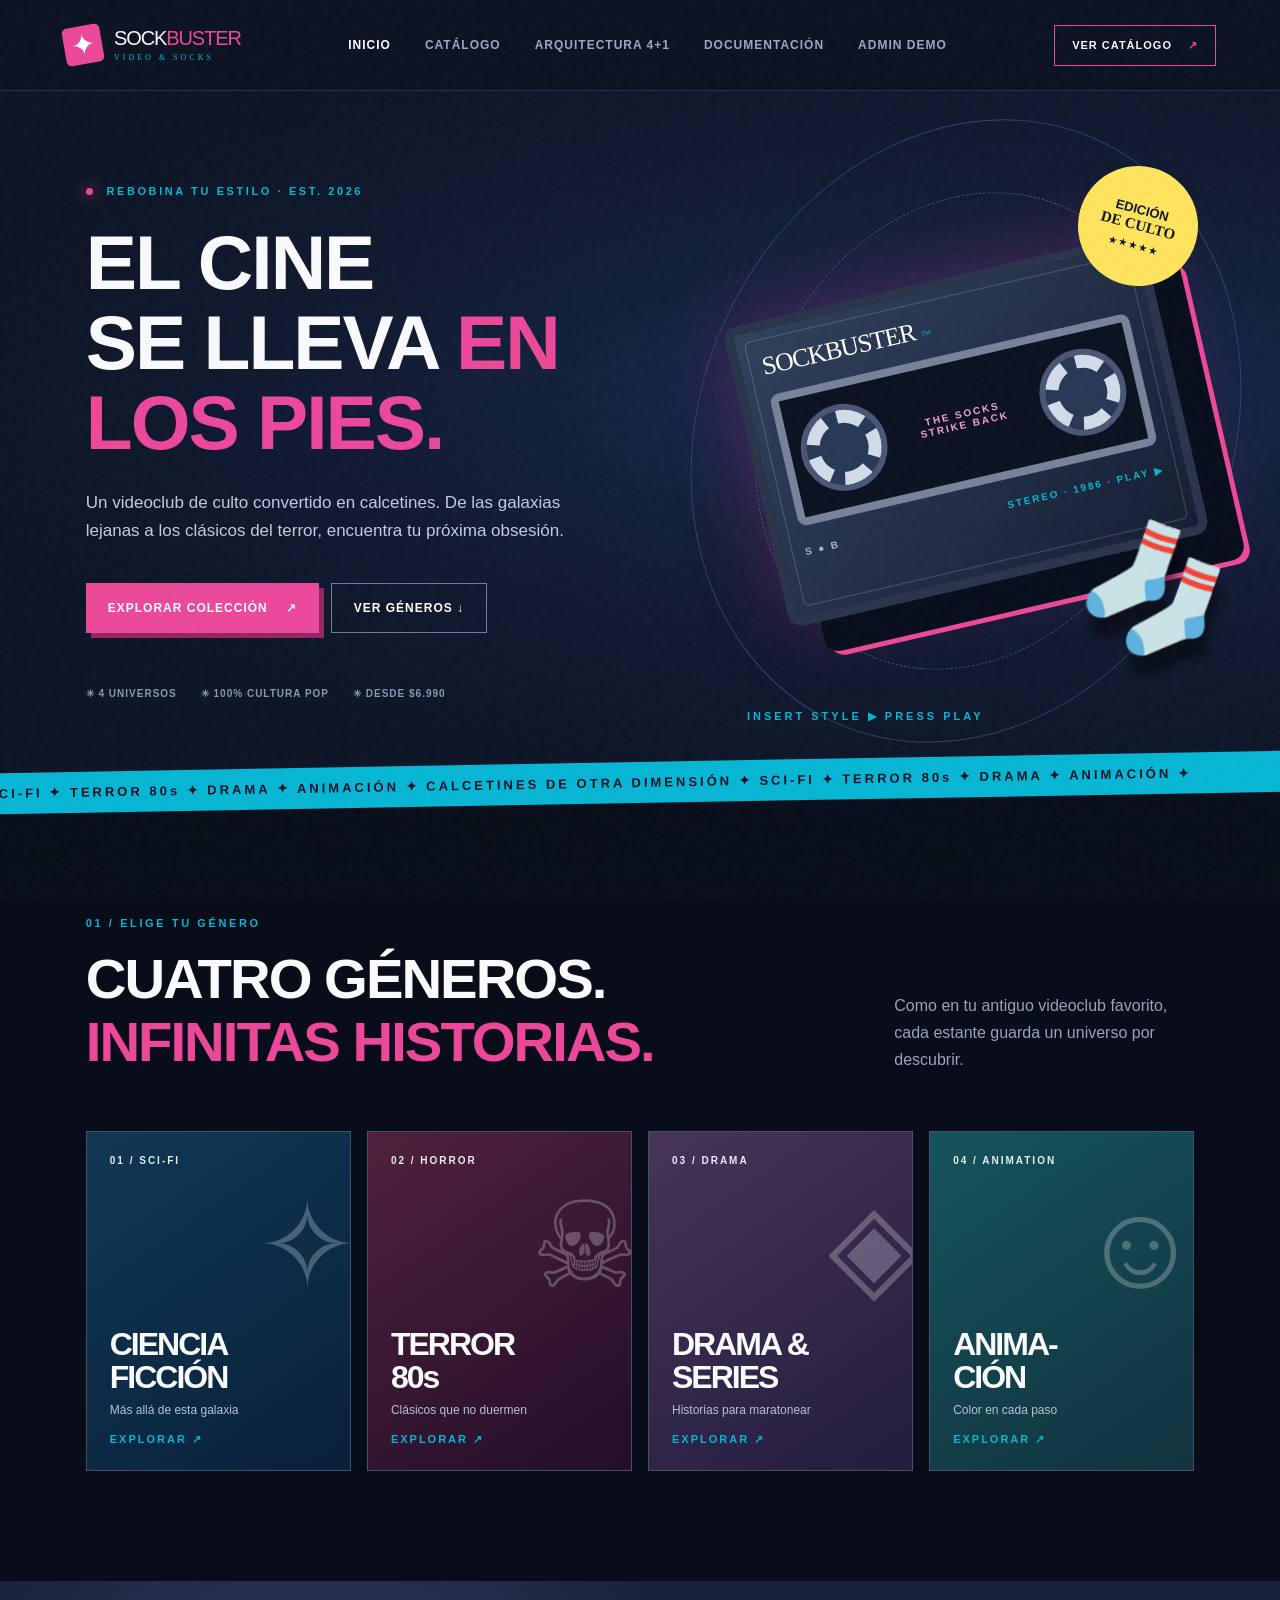
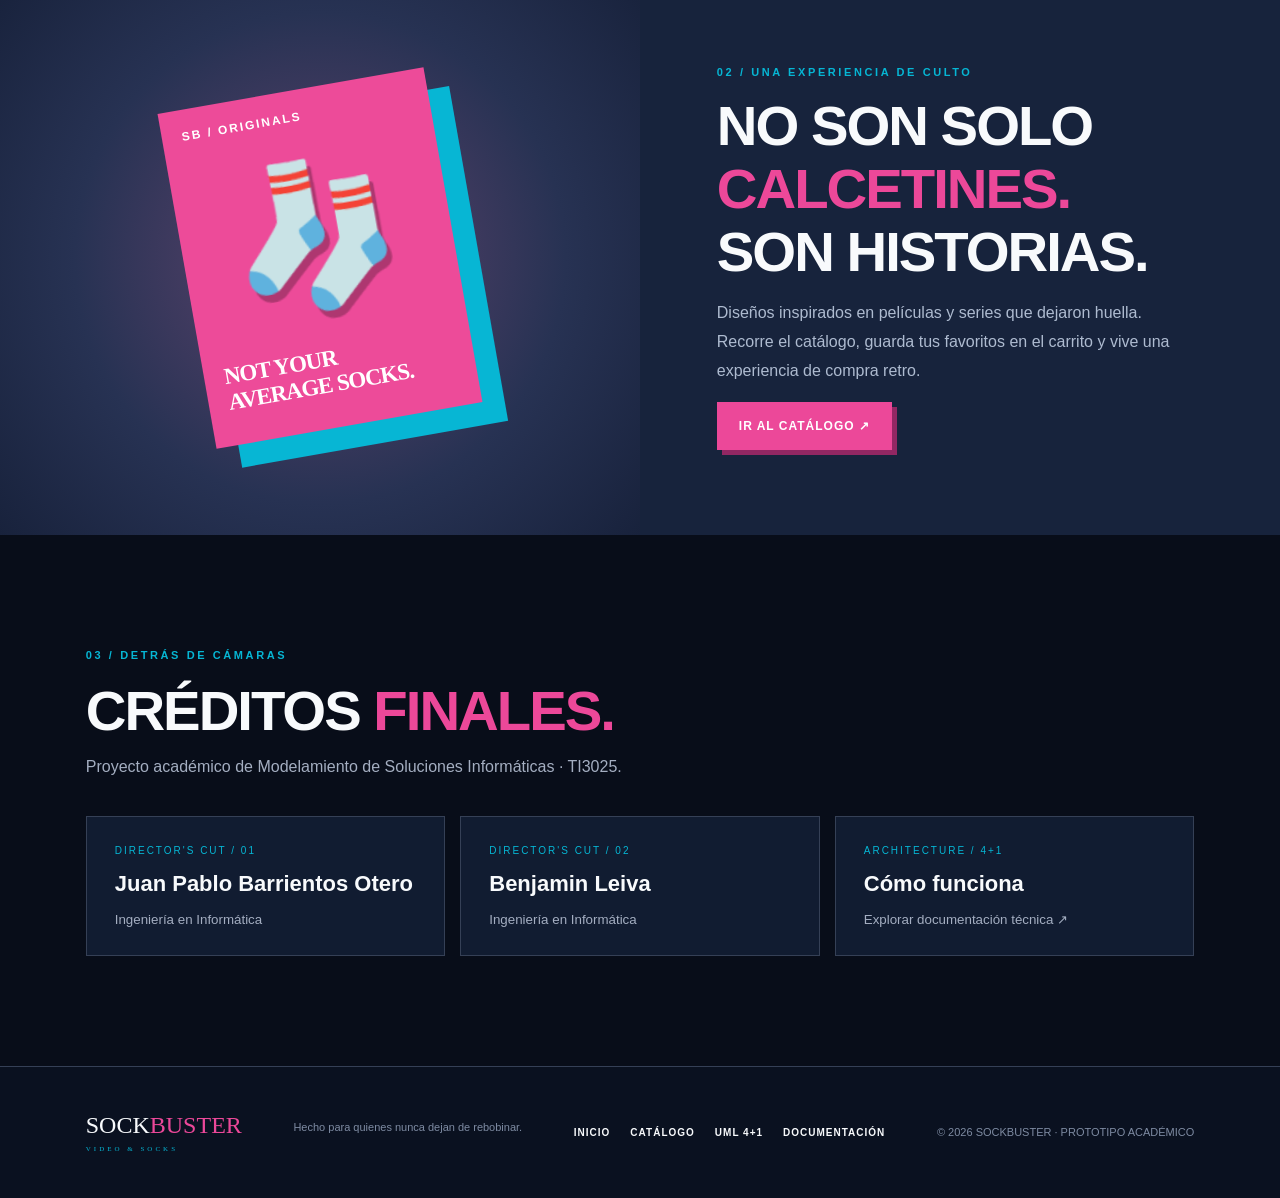
<file: index.html>
<!doctype html><html lang="es"><head><meta charset="utf-8"><meta name="viewport" content="width=device-width,initial-scale=1"><meta name="theme-color" content="#0f172a"><meta name="description" content="Sockbuster Video & Socks: calcetines para fanáticos del cine, las series y la nostalgia."><title>Sockbuster — Video & Socks</title><link rel="stylesheet" href="css/styles.css"></head><body data-page="home"><div class="grain"></div><header class="header"><a class="brand" href="index.html"><span class="brand-icon">✦</span><span>SOCK<span class="pink">BUSTER</span><small>VIDEO & SOCKS</small></span></a><nav aria-label="Principal"><a class="active" href="index.html">Inicio</a><a href="catalogo.html">Catálogo</a><a href="diagramas.html">Arquitectura 4+1</a><a href="documentacion.html">Documentación</a><a href="admin.html">Admin demo</a></nav><a class="cart-nav" href="catalogo.html">VER CATÁLOGO <span>↗</span></a></header><main><section class="hero"><div class="hero-copy"><div class="eyebrow"><span class="live-dot"></span> REBOBINA TU ESTILO · EST. 2026</div><h1>EL CINE<br>SE LLEVA <em>EN<br>LOS PIES.</em></h1><p>Un videoclub de culto convertido en calcetines. De las galaxias lejanas a los clásicos del terror, encuentra tu próxima obsesión.</p><div class="hero-actions"><a class="btn primary" href="catalogo.html">EXPLORAR COLECCIÓN <span>↗</span></a><a class="btn ghost" href="#colecciones">VER GÉNEROS ↓</a></div><div class="hero-meta"><span>✳ 4 UNIVERSOS</span><span>✳ 100% CULTURA POP</span><span>✳ DESDE $6.990</span></div></div><div class="hero-art"><div class="orbit orbit-one"></div><div class="orbit orbit-two"></div><div class="hero-sticker">EDICIÓN<br><b>DE CULTO</b><small>★ ★ ★ ★ ★</small></div><div class="vhs"><div class="vhs-head">SOCKBUSTER <span>™</span></div><div class="vhs-window"><div class="reel"></div><span>THE SOCKS<br>STRIKE BACK</span><div class="reel"></div></div><div class="vhs-bottom">S ● B <span>STEREO · 1986 · PLAY ▶</span></div></div><div class="floating-sock">🧦</div><div class="hero-caption">INSERT STYLE ▶ PRESS PLAY</div></div></section><div class="ticker"><div>SCI-FI ✦ TERROR 80s ✦ DRAMA ✦ ANIMACIÓN ✦ CALCETINES DE OTRA DIMENSIÓN ✦ SCI-FI ✦ TERROR 80s ✦ DRAMA ✦ ANIMACIÓN ✦</div></div><section class="section" id="colecciones"><div class="section-top"><div><span class="kicker">01 / ELIGE TU GÉNERO</span><h2>CUATRO GÉNEROS.<br><i>INFINITAS HISTORIAS.</i></h2></div><p>Como en tu antiguo videoclub favorito, cada estante guarda un universo por descubrir.</p></div><div class="genres"><a class="genre sci" href="catalogo.html?coleccion=sci-fi"><span class="genre-number">01 / SCI-FI</span><div class="genre-icon">✧</div><div><h3>CIENCIA<br>FICCIÓN</h3><p>Más allá de esta galaxia</p><span class="genre-link">EXPLORAR ↗</span></div></a><a class="genre horror" href="catalogo.html?coleccion=terror"><span class="genre-number">02 / HORROR</span><div class="genre-icon">☠</div><div><h3>TERROR<br>80s</h3><p>Clásicos que no duermen</p><span class="genre-link">EXPLORAR ↗</span></div></a><a class="genre drama" href="catalogo.html?coleccion=drama"><span class="genre-number">03 / DRAMA</span><div class="genre-icon">◈</div><div><h3>DRAMA &<br>SERIES</h3><p>Historias para maratonear</p><span class="genre-link">EXPLORAR ↗</span></div></a><a class="genre animation" href="catalogo.html?coleccion=animacion"><span class="genre-number">04 / ANIMATION</span><div class="genre-icon">☺</div><div><h3>ANIMA-<br>CIÓN</h3><p>Color en cada paso</p><span class="genre-link">EXPLORAR ↗</span></div></a></div></section><section class="spotlight"><div class="spotlight-art"><div class="spotlight-card"><span>SB / ORIGINALS</span><div>🧦</div><b>NOT YOUR<br>AVERAGE SOCKS.</b></div></div><div class="spotlight-copy"><span class="kicker">02 / UNA EXPERIENCIA DE CULTO</span><h2>NO SON SOLO<br><i>CALCETINES.</i><br>SON HISTORIAS.</h2><p>Diseños inspirados en películas y series que dejaron huella. Recorre el catálogo, guarda tus favoritos en el carrito y vive una experiencia de compra retro.</p><a class="btn primary" href="catalogo.html">IR AL CATÁLOGO ↗</a></div></section><section class="team section"><span class="kicker">03 / DETRÁS DE CÁMARAS</span><h2>CRÉDITOS <i>FINALES.</i></h2><p>Proyecto académico de Modelamiento de Soluciones Informáticas · TI3025.</p><div class="credits"><div><span>DIRECTOR'S CUT / 01</span><strong>Juan Pablo Barrientos Otero</strong><small>Ingeniería en Informática</small></div><div><span>DIRECTOR'S CUT / 02</span><strong>Benjamin Leiva</strong><small>Ingeniería en Informática</small></div><a href="diagramas.html"><span>ARCHITECTURE / 4+1</span><strong>Cómo funciona</strong><small>Explorar documentación técnica ↗</small></a></div></section></main><footer><div class="footer-logo">SOCK<span>BUSTER</span><small>VIDEO & SOCKS</small></div><p>Hecho para quienes nunca dejan de rebobinar.</p><div><a href="index.html">INICIO</a><a href="catalogo.html">CATÁLOGO</a><a href="diagramas.html">UML 4+1</a><a href="documentacion.html">DOCUMENTACIÓN</a></div><small>© 2026 SOCKBUSTER · PROTOTIPO ACADÉMICO</small></footer></body></html>
</file>
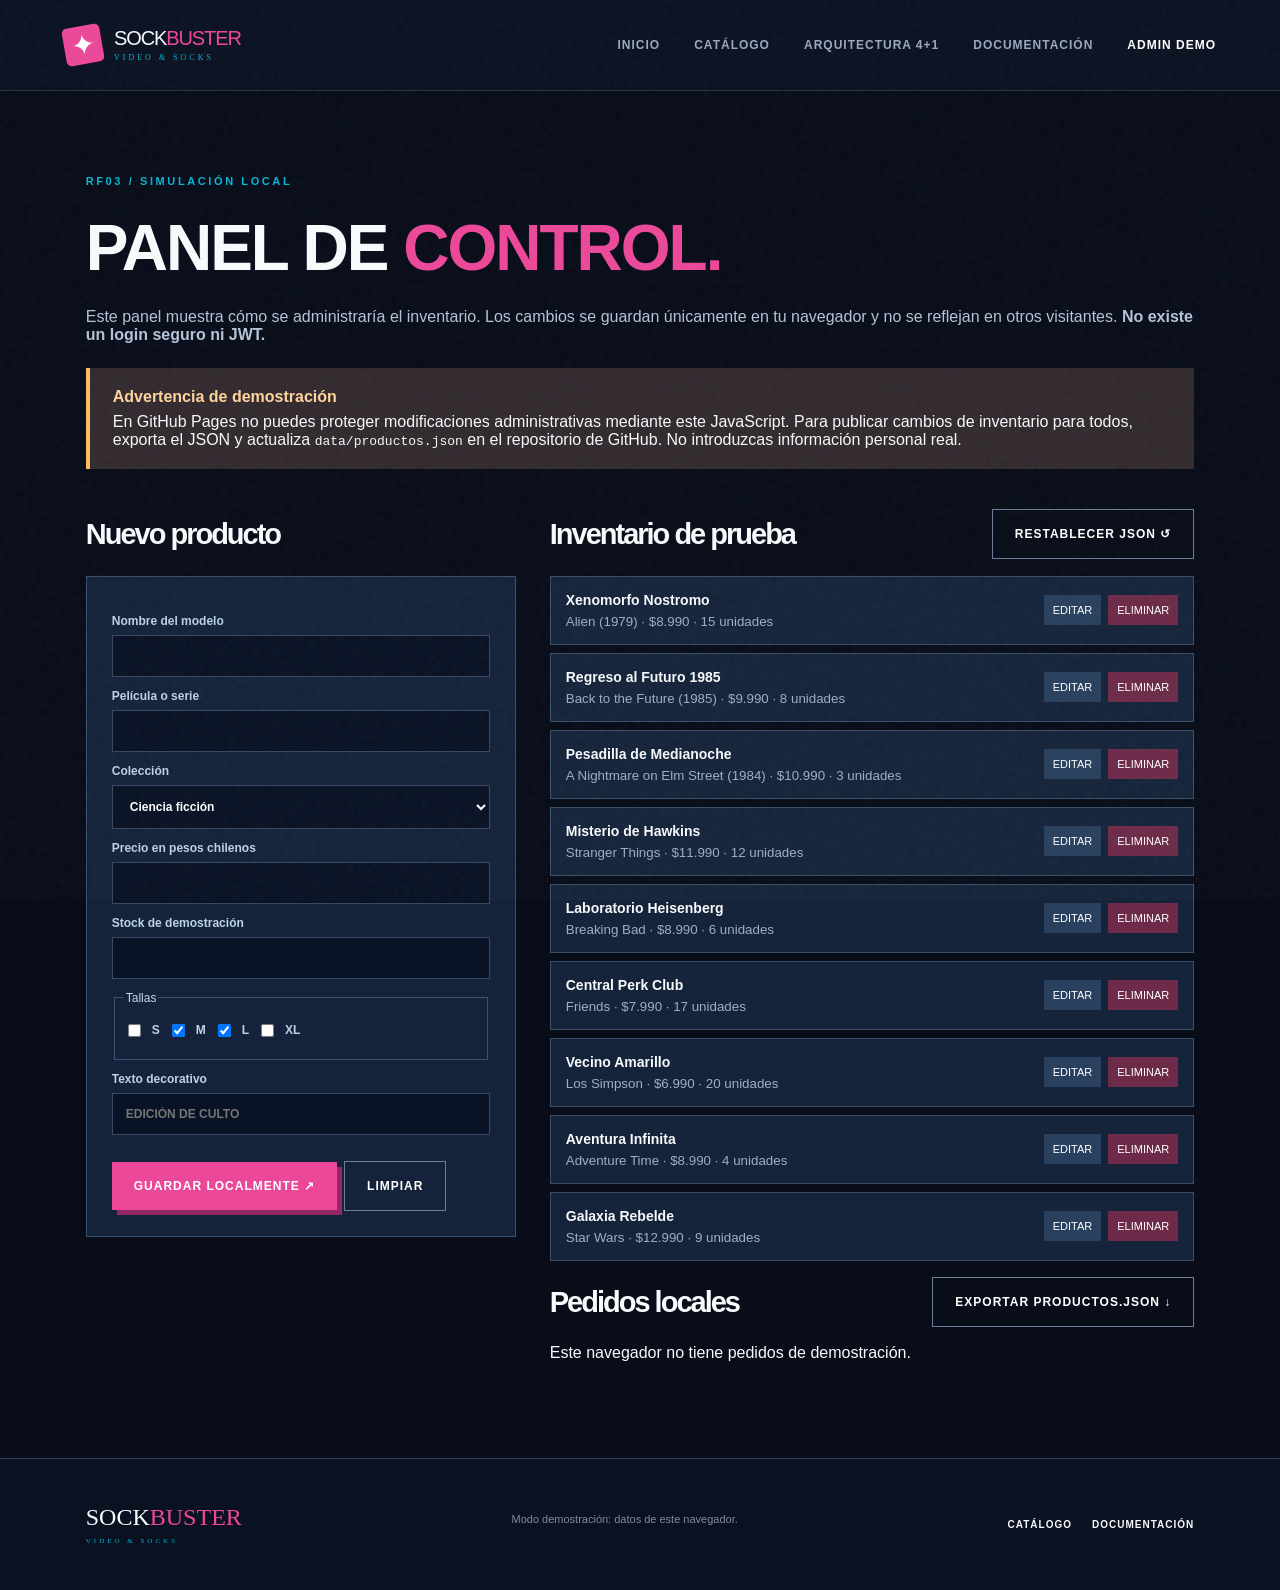
<file: admin.html>
<!doctype html><html lang="es"><head><meta charset="utf-8"><meta name="viewport" content="width=device-width,initial-scale=1"><title>Administración de demostración — Sockbuster</title><link rel="stylesheet" href="css/styles.css"><link rel="stylesheet" href="css/local.css"></head><body><div class="grain"></div><header class="header"><a class="brand" href="index.html"><span class="brand-icon">✦</span><span>SOCK<span class="pink">BUSTER</span><small>VIDEO & SOCKS</small></span></a><nav aria-label="Principal"><a href="index.html">Inicio</a><a href="catalogo.html">Catálogo</a><a href="diagramas.html">Arquitectura 4+1</a><a href="documentacion.html">Documentación</a><a class="active" href="admin.html">Admin demo</a></nav></header><main class="admin-main"><span class="kicker">RF03 / SIMULACIÓN LOCAL</span><h1>PANEL DE <em>CONTROL.</em></h1><p>Este panel muestra cómo se administraría el inventario. Los cambios se guardan únicamente en tu navegador y no se reflejan en otros visitantes. <strong>No existe un login seguro ni JWT.</strong></p><div class="docs-callout warning"><strong>Advertencia de demostración</strong><p>En GitHub Pages no puedes proteger modificaciones administrativas mediante este JavaScript. Para publicar cambios de inventario para todos, exporta el JSON y actualiza <code>data/productos.json</code> en el repositorio de GitHub. No introduzcas información personal real.</p></div><div class="admin-grid"><div><h2 id="form-title">Nuevo producto</h2><form class="admin-form" id="product-form"><input type="hidden" name="id"><label>Nombre del modelo<input name="title" required maxlength="120"></label><label>Película o serie<input name="media" required maxlength="120"></label><label>Colección<select name="collection"><option value="sci-fi">Ciencia ficción</option><option value="terror">Terror 80s</option><option value="drama">Drama</option><option value="animacion">Animación</option></select></label><label>Precio en pesos chilenos<input name="price" type="number" min="0" max="1000000" required></label><label>Stock de demostración<input name="stock" type="number" min="0" max="100000" required></label><fieldset><legend>Tallas</legend><label><input type="checkbox" name="sizes" value="S"> S</label><label><input type="checkbox" name="sizes" value="M" checked> M</label><label><input type="checkbox" name="sizes" value="L" checked> L</label><label><input type="checkbox" name="sizes" value="XL"> XL</label></fieldset><label>Texto decorativo<input name="word" maxlength="40" placeholder="EDICIÓN DE CULTO"></label><button type="submit" class="btn primary">GUARDAR LOCALMENTE ↗</button><button type="button" class="btn ghost" id="cancel-edit">LIMPIAR</button></form></div><div><div class="admin-between"><h2>Inventario de prueba</h2><button class="btn ghost" id="reset-data">RESTABLECER JSON ↺</button></div><div id="admin-products" class="admin-product-list"></div><div class="admin-between"><h2>Pedidos locales</h2><button class="btn ghost" id="export-json">EXPORTAR PRODUCTOS.JSON ↓</button></div><div id="admin-orders" class="admin-order-list"></div></div></div></main><footer><div class="footer-logo">SOCK<span>BUSTER</span><small>VIDEO & SOCKS</small></div><p>Modo demostración: datos de este navegador.</p><div><a href="catalogo.html">CATÁLOGO</a><a href="documentacion.html">DOCUMENTACIÓN</a></div></footer><div class="toast" id="toast" role="status"></div><script type="module" src="js/admin-static.js"></script></body></html>
</file>
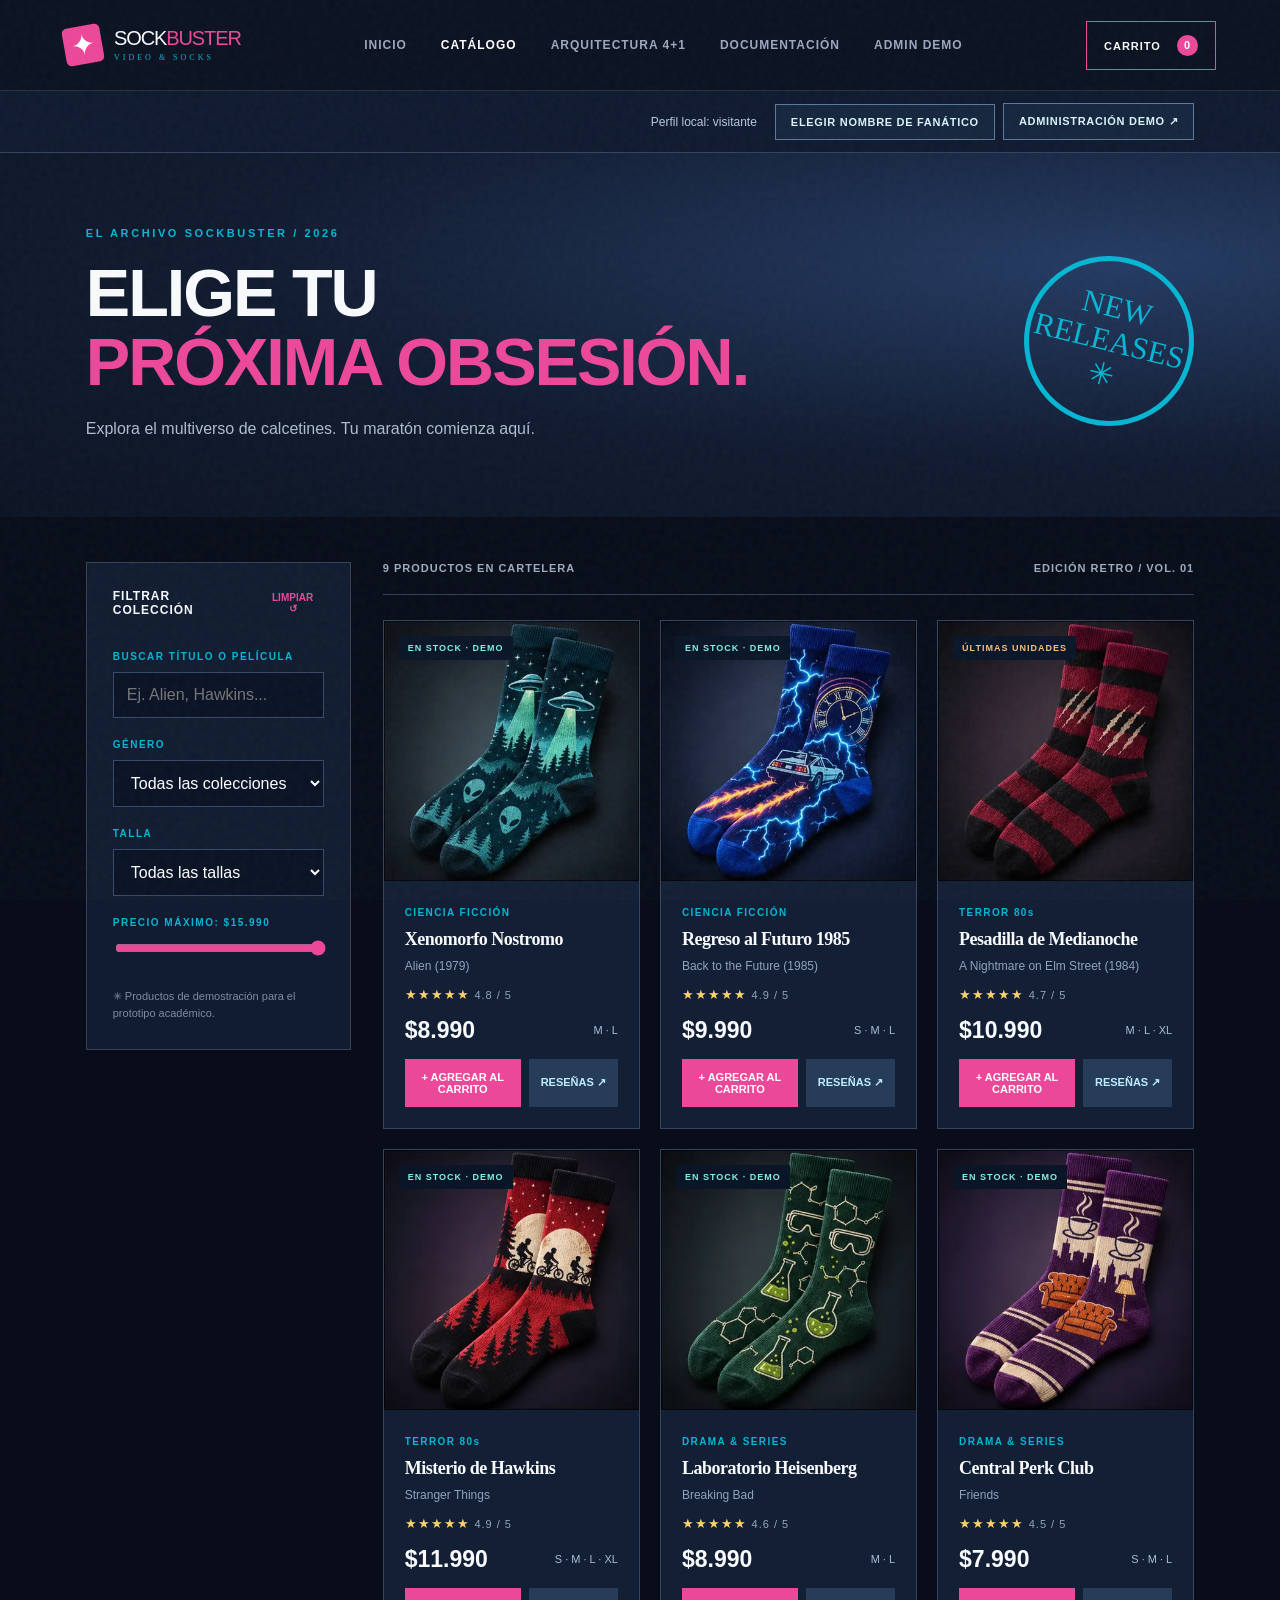
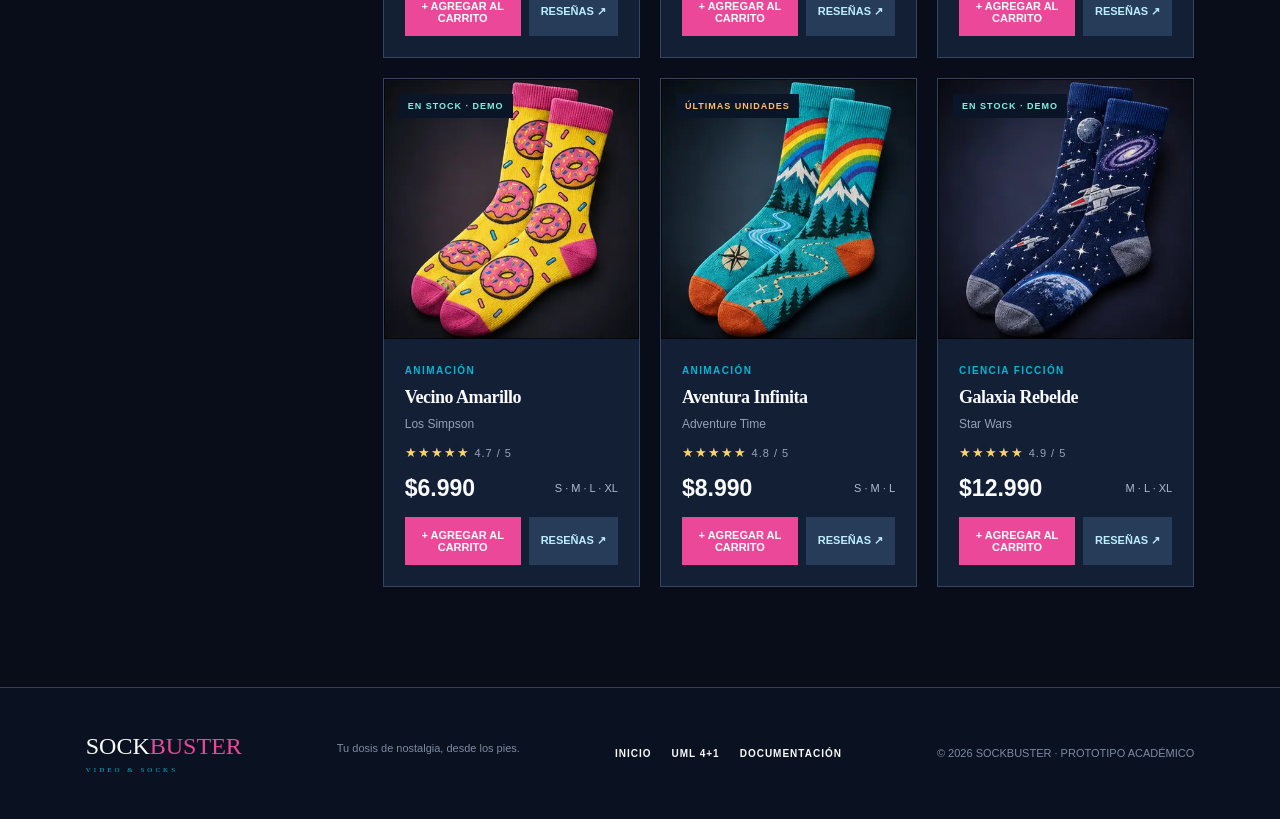
<file: catalogo.html>
<!doctype html><html lang="es"><head><meta charset="utf-8"><meta name="viewport" content="width=device-width,initial-scale=1"><title>Catálogo — Sockbuster</title><link rel="stylesheet" href="css/styles.css"><link rel="stylesheet" href="css/local.css"></head><body data-page="catalog"><div class="grain"></div><header class="header"><a class="brand" href="index.html"><span class="brand-icon">✦</span><span>SOCK<span class="pink">BUSTER</span><small>VIDEO & SOCKS</small></span></a><nav aria-label="Principal"><a href="index.html">Inicio</a><a class="active" href="catalogo.html">Catálogo</a><a href="diagramas.html">Arquitectura 4+1</a><a href="documentacion.html">Documentación</a><a href="admin.html">Admin demo</a></nav><button class="cart-nav" id="cart-open">CARRITO <span class="cart-count" id="cart-count">0</span></button></header><main class="catalog-main"><section class="catalog-heading"><div><span class="kicker">EL ARCHIVO SOCKBUSTER / 2026</span><h1>ELIGE TU<br><em>PRÓXIMA OBSESIÓN.</em></h1><p>Explora el multiverso de calcetines. Tu maratón comienza aquí.</p></div><div class="catalog-stamp">NEW<br>RELEASES<br>✳</div></section><div class="catalog-layout"><aside class="filters"><div class="filter-title">FILTRAR COLECCIÓN <button id="clear-filters">LIMPIAR ↺</button></div><label class="filter-label" for="search">BUSCAR TÍTULO O PELÍCULA</label><input id="search" type="search" placeholder="Ej. Alien, Hawkins..." autocomplete="off"><label class="filter-label" for="collection">GÉNERO</label><select id="collection"><option value="all">Todas las colecciones</option><option value="sci-fi">Ciencia ficción</option><option value="terror">Terror 80s</option><option value="drama">Drama & Series</option><option value="animacion">Animación</option></select><label class="filter-label" for="size">TALLA</label><select id="size"><option value="all">Todas las tallas</option><option>S</option><option>M</option><option>L</option><option>XL</option></select><label class="filter-label" for="price">PRECIO MÁXIMO: <span id="price-value">$15.990</span></label><input id="price" type="range" min="6990" max="15990" value="15990" step="1000"><div class="filter-note">✳ Productos de demostración para el prototipo académico.</div></aside><section class="products-section"><div class="products-bar"><span id="result-count">CARGANDO CATÁLOGO...</span><span>EDICIÓN RETRO / VOL. 01</span></div><div class="product-grid" id="product-grid"></div><div class="empty-state" id="empty-state" hidden><h3>NO ENCONTRAMOS ESA PELÍCULA.</h3><p>Prueba con otros filtros para continuar la búsqueda.</p></div></section></div></main><div class="overlay" id="overlay" hidden></div><aside class="drawer" id="drawer" role="dialog" aria-modal="true" aria-label="Carrito de compras" aria-hidden="true"><div class="drawer-head"><div><span class="kicker">TU SELECCIÓN</span><h2>CARRITO <i>RETRO.</i></h2></div><button class="icon-button" id="cart-close" aria-label="Cerrar carrito">×</button></div><div id="cart-items" class="cart-items"></div><div class="drawer-foot"><div class="subtotal"><span>SUBTOTAL</span><strong id="subtotal">$0</strong></div><p>Compra simulada, sin cargos reales.</p><button class="btn primary wide" id="checkout-open">FINALIZAR COMPRA ↗</button></div></aside><div class="modal" id="checkout-modal" role="dialog" aria-modal="true" aria-labelledby="checkout-title" aria-hidden="true"><button class="icon-button modal-close" id="checkout-close" aria-label="Cerrar">×</button><div id="checkout-form-view"><span class="kicker">ÚLTIMA PARADA / CHECKOUT</span><h2 id="checkout-title">CASI ES <i>TUYO.</i></h2><p>Introduce datos ficticios para probar el checkout. No se procesa ningún pago ni envío real.</p><form id="checkout-form" novalidate><label>Nombre completo<input name="nombre" required minlength="3" placeholder="Tu nombre"></label><label>Correo electrónico<input name="email" required type="email" placeholder="nombre@correo.cl"></label><label>Dirección de entrega<input name="direccion" required minlength="6" placeholder="Calle, número y ciudad"></label><p class="form-error" id="form-error" aria-live="polite"></p><div class="subtotal"><span>TOTAL DEL PEDIDO</span><strong id="checkout-total">$0</strong></div><button class="btn primary wide" type="submit">SIMULAR PAGO Y CONFIRMAR ↗</button></form></div><div id="confirmation" hidden></div></div><div class="modal review-modal" id="review-modal" role="dialog" aria-modal="true" aria-labelledby="review-title" aria-hidden="true"><button class="icon-button modal-close" id="review-close" aria-label="Cerrar">×</button><span class="kicker">CRÍTICA DE CINE / RESEÑAS</span><h2 id="review-title">OPINIONES</h2><div id="review-list"></div><form id="review-form"><label>Tu nombre<input name="autor" required minlength="2" placeholder="Nombre o apodo"></label><label>Valoración<select name="rating" required><option value="5">★★★★★ — 5 estrellas</option><option value="4">★★★★☆ — 4 estrellas</option><option value="3">★★★☆☆ — 3 estrellas</option><option value="2">★★☆☆☆ — 2 estrellas</option><option value="1">★☆☆☆☆ — 1 estrella</option></select></label><label>Comentario<textarea name="comentario" required minlength="5" maxlength="400" rows="3" placeholder="¿Qué te pareció?"></textarea></label><p class="filter-note">Reseñas de demostración guardadas en este navegador; no hay autenticación de usuarios.</p><button class="btn primary wide" type="submit">PUBLICAR RESEÑA ↗</button></form></div><div id="toast" class="toast" role="status" aria-live="polite"></div><footer><div class="footer-logo">SOCK<span>BUSTER</span><small>VIDEO & SOCKS</small></div><p>Tu dosis de nostalgia, desde los pies.</p><div><a href="index.html">INICIO</a><a href="diagramas.html">UML 4+1</a><a href="documentacion.html">DOCUMENTACIÓN</a></div><small>© 2026 SOCKBUSTER · PROTOTIPO ACADÉMICO</small></footer><script type="module" src="js/app-static.js"></script></body></html>
</file>
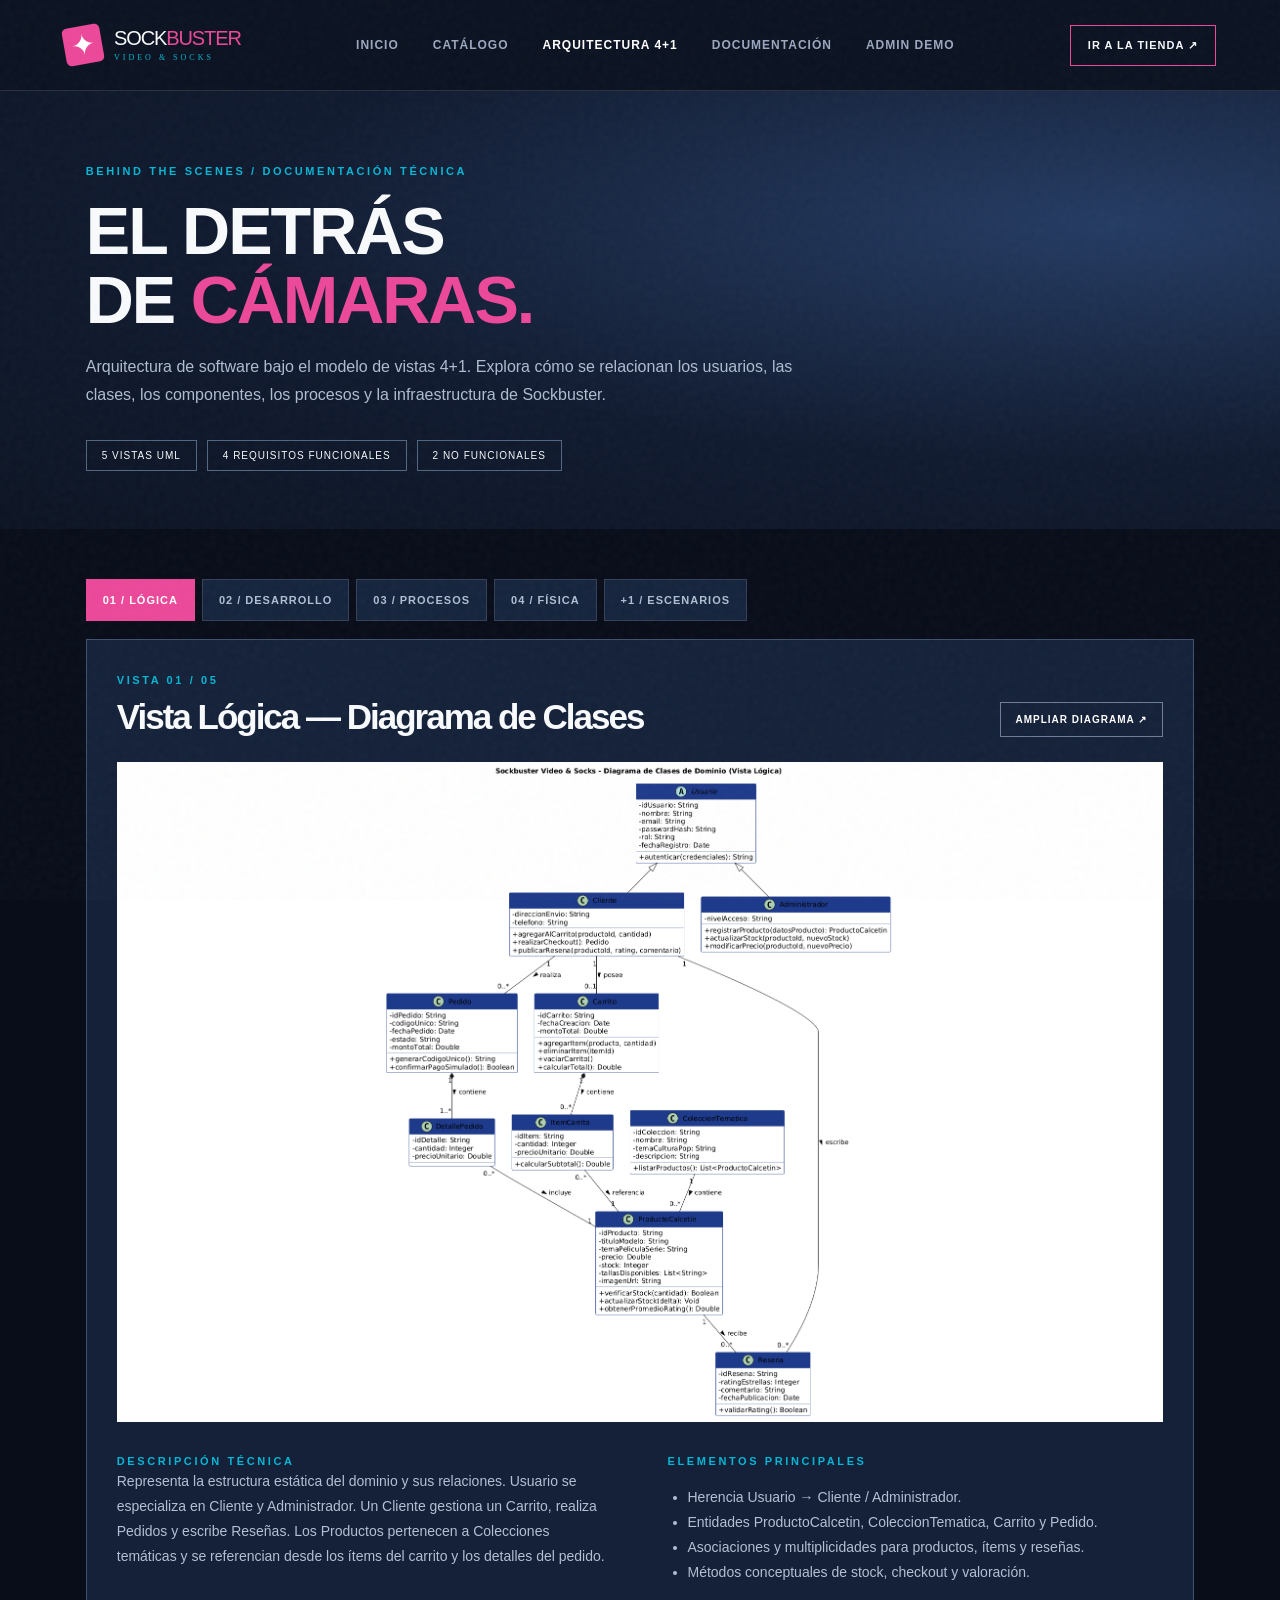
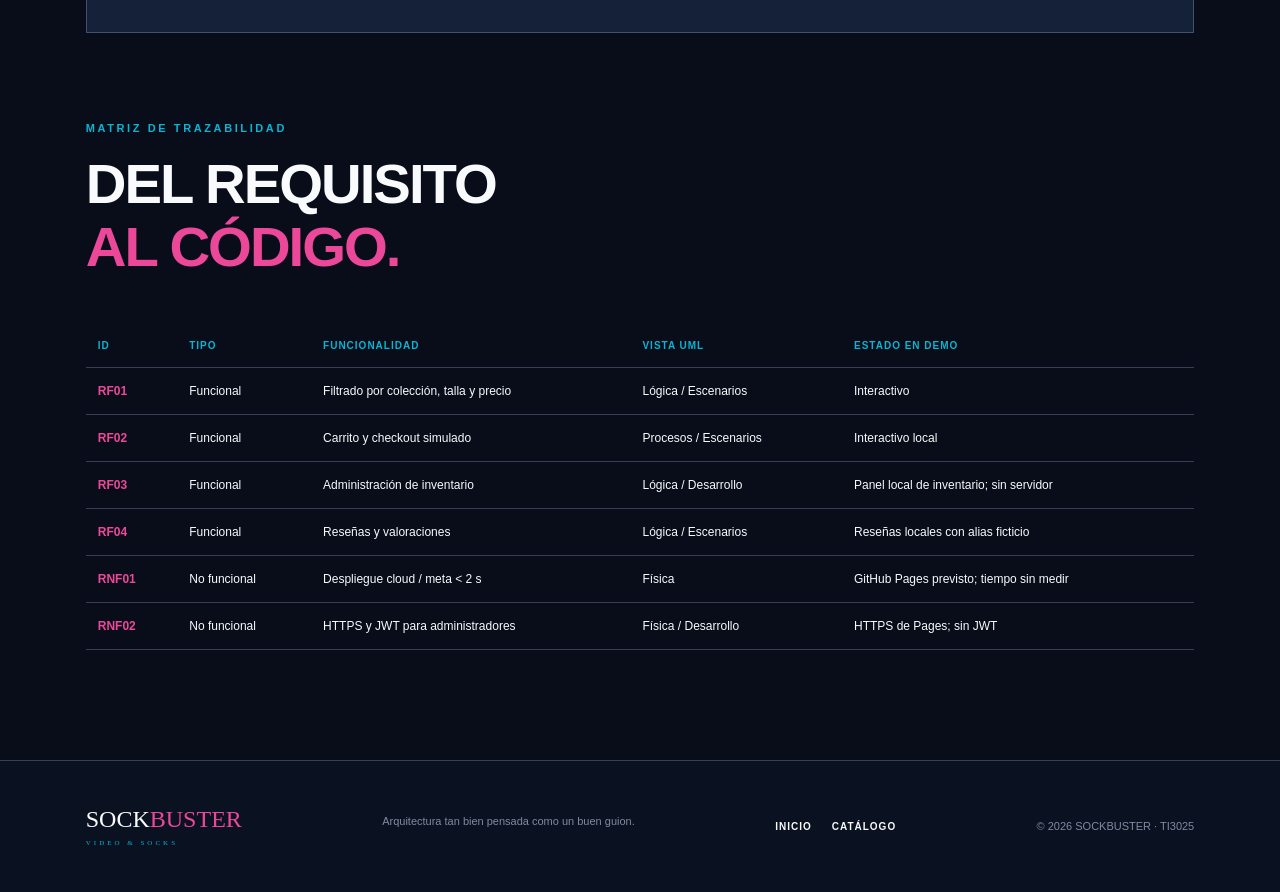
<file: diagramas.html>
<!doctype html><html lang="es"><head><meta charset="utf-8"><meta name="viewport" content="width=device-width,initial-scale=1"><title>Arquitectura 4+1 — Sockbuster</title><link rel="stylesheet" href="css/styles.css"></head><body data-page="diagrams"><div class="grain"></div><header class="header"><a class="brand" href="index.html"><span class="brand-icon">✦</span><span>SOCK<span class="pink">BUSTER</span><small>VIDEO & SOCKS</small></span></a><nav aria-label="Principal"><a href="index.html">Inicio</a><a href="catalogo.html">Catálogo</a><a class="active" href="diagramas.html">Arquitectura 4+1</a><a href="documentacion.html">Documentación</a><a href="admin.html">Admin demo</a></nav><a class="cart-nav" href="catalogo.html">IR A LA TIENDA ↗</a></header><main class="diagram-main"><section class="diagram-heading"><span class="kicker">BEHIND THE SCENES / DOCUMENTACIÓN TÉCNICA</span><h1>EL DETRÁS<br>DE <em>CÁMARAS.</em></h1><p>Arquitectura de software bajo el modelo de vistas 4+1. Explora cómo se relacionan los usuarios, las clases, los componentes, los procesos y la infraestructura de Sockbuster.</p><div class="diagram-meta"><span>5 VISTAS UML</span><span>4 REQUISITOS FUNCIONALES</span><span>2 NO FUNCIONALES</span></div></section><section class="diagram-content"><div class="tabs" role="tablist" aria-label="Vistas de arquitectura"><button role="tab" aria-selected="true" data-tab="logical">01 / LÓGICA</button><button role="tab" aria-selected="false" data-tab="development">02 / DESARROLLO</button><button role="tab" aria-selected="false" data-tab="process">03 / PROCESOS</button><button role="tab" aria-selected="false" data-tab="physical">04 / FÍSICA</button><button role="tab" aria-selected="false" data-tab="scenarios">+1 / ESCENARIOS</button></div><div class="diagram-panel"><div class="diagram-panel-head"><div><span class="kicker" id="diagram-number">VISTA 01 / 05</span><h2 id="diagram-title">Vista Lógica</h2></div><a id="diagram-download" class="btn ghost small" href="assets/diagrama-logico.png" target="_blank" rel="noopener">AMPLIAR DIAGRAMA ↗</a></div><div class="diagram-image-frame"><img id="diagram-image" src="assets/diagrama-logico.png" alt="Diagrama de clases del dominio de Sockbuster"></div><div class="diagram-explanation"><div><span class="kicker">DESCRIPCIÓN TÉCNICA</span><p id="diagram-description"></p></div><div><span class="kicker">ELEMENTOS PRINCIPALES</span><ul id="diagram-points"></ul></div></div></div></section><section class="traceability section"><span class="kicker">MATRIZ DE TRAZABILIDAD</span><h2>DEL REQUISITO<br><i>AL CÓDIGO.</i></h2><div class="table-scroll"><table><thead><tr><th>ID</th><th>TIPO</th><th>FUNCIONALIDAD</th><th>VISTA UML</th><th>ESTADO EN DEMO</th></tr></thead><tbody><tr><td>RF01</td><td>Funcional</td><td>Filtrado por colección, talla y precio</td><td>Lógica / Escenarios</td><td>Interactivo</td></tr><tr><td>RF02</td><td>Funcional</td><td>Carrito y checkout simulado</td><td>Procesos / Escenarios</td><td>Interactivo local</td></tr><tr><td>RF03</td><td>Funcional</td><td>Administración de inventario</td><td>Lógica / Desarrollo</td><td>Panel local de inventario; sin servidor</td></tr><tr><td>RF04</td><td>Funcional</td><td>Reseñas y valoraciones</td><td>Lógica / Escenarios</td><td>Reseñas locales con alias ficticio</td></tr><tr><td>RNF01</td><td>No funcional</td><td>Despliegue cloud / meta &lt; 2 s</td><td>Física</td><td>GitHub Pages previsto; tiempo sin medir</td></tr><tr><td>RNF02</td><td>No funcional</td><td>HTTPS y JWT para administradores</td><td>Física / Desarrollo</td><td>HTTPS de Pages; sin JWT</td></tr></tbody></table></div></section></main><footer><div class="footer-logo">SOCK<span>BUSTER</span><small>VIDEO & SOCKS</small></div><p>Arquitectura tan bien pensada como un buen guion.</p><div><a href="index.html">INICIO</a><a href="catalogo.html">CATÁLOGO</a></div><small>© 2026 SOCKBUSTER · TI3025</small></footer><script src="js/architecture.js" defer></script></body></html>
</file>
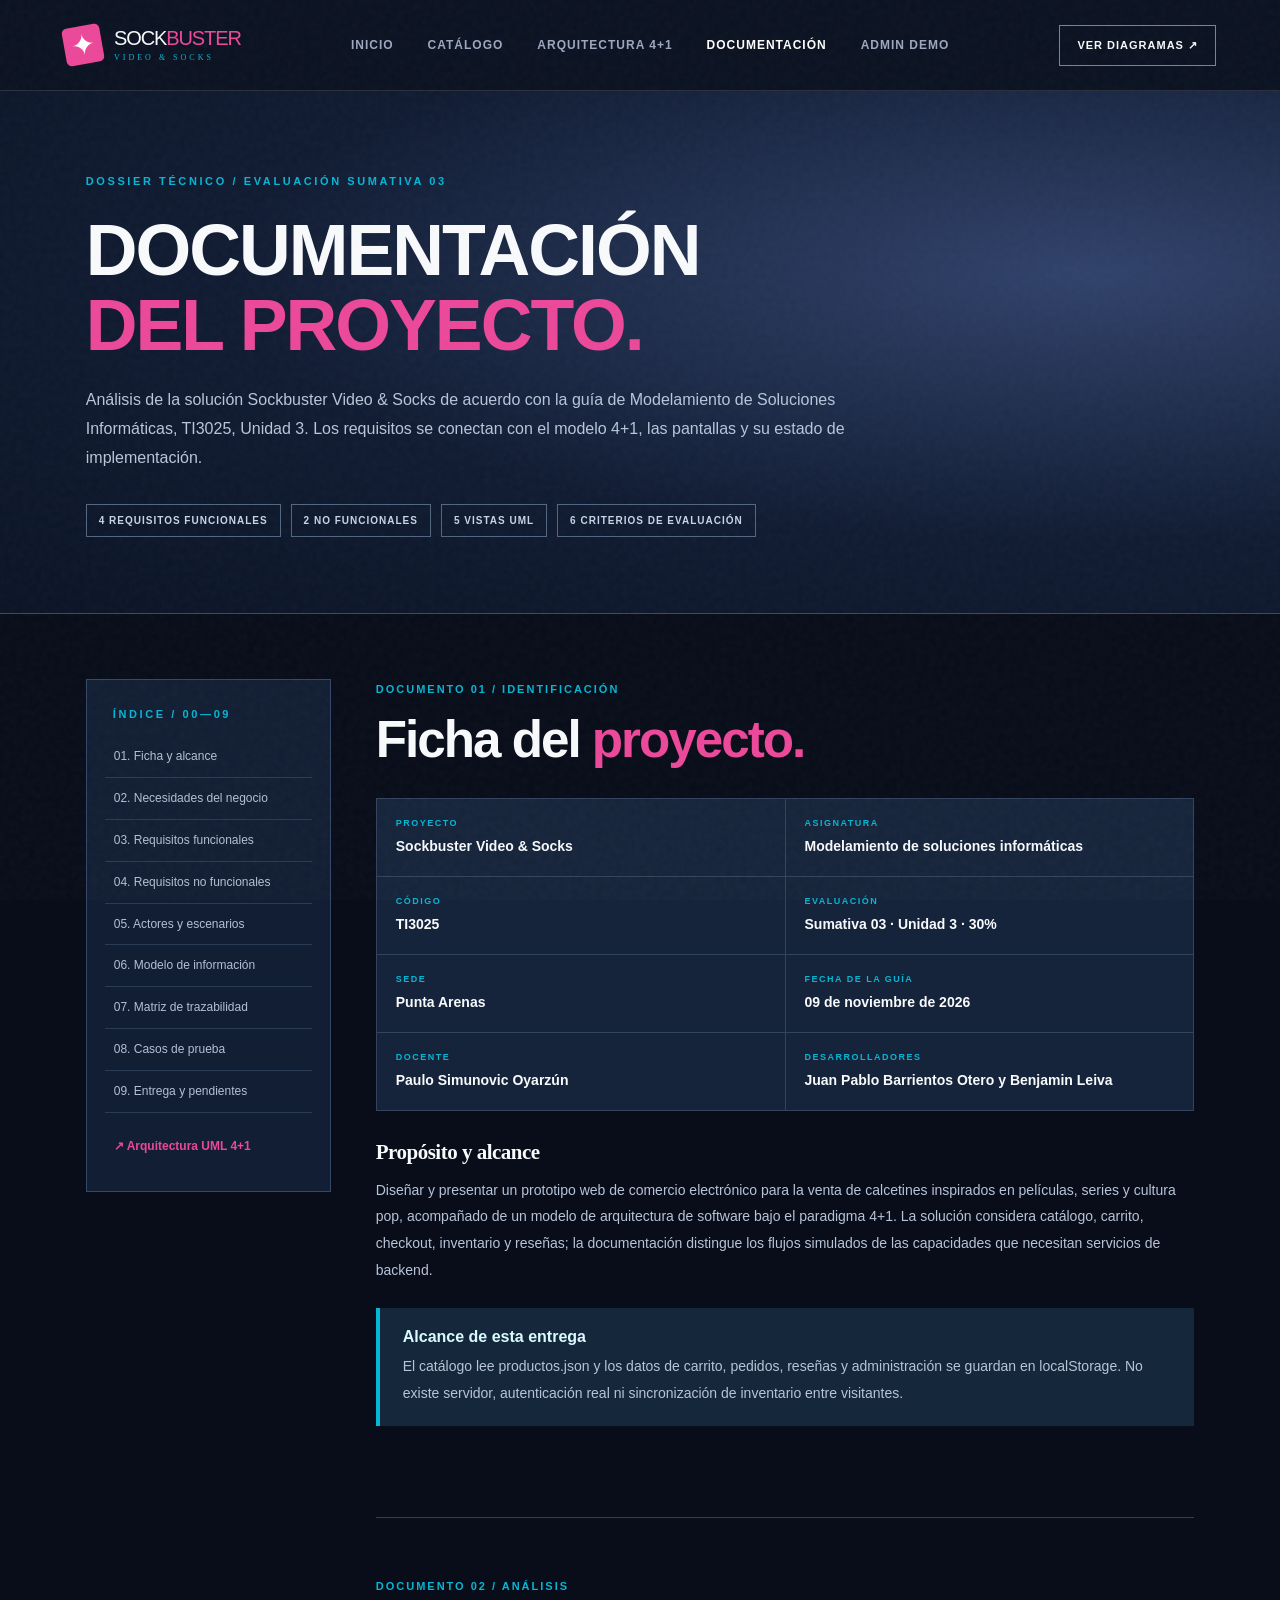
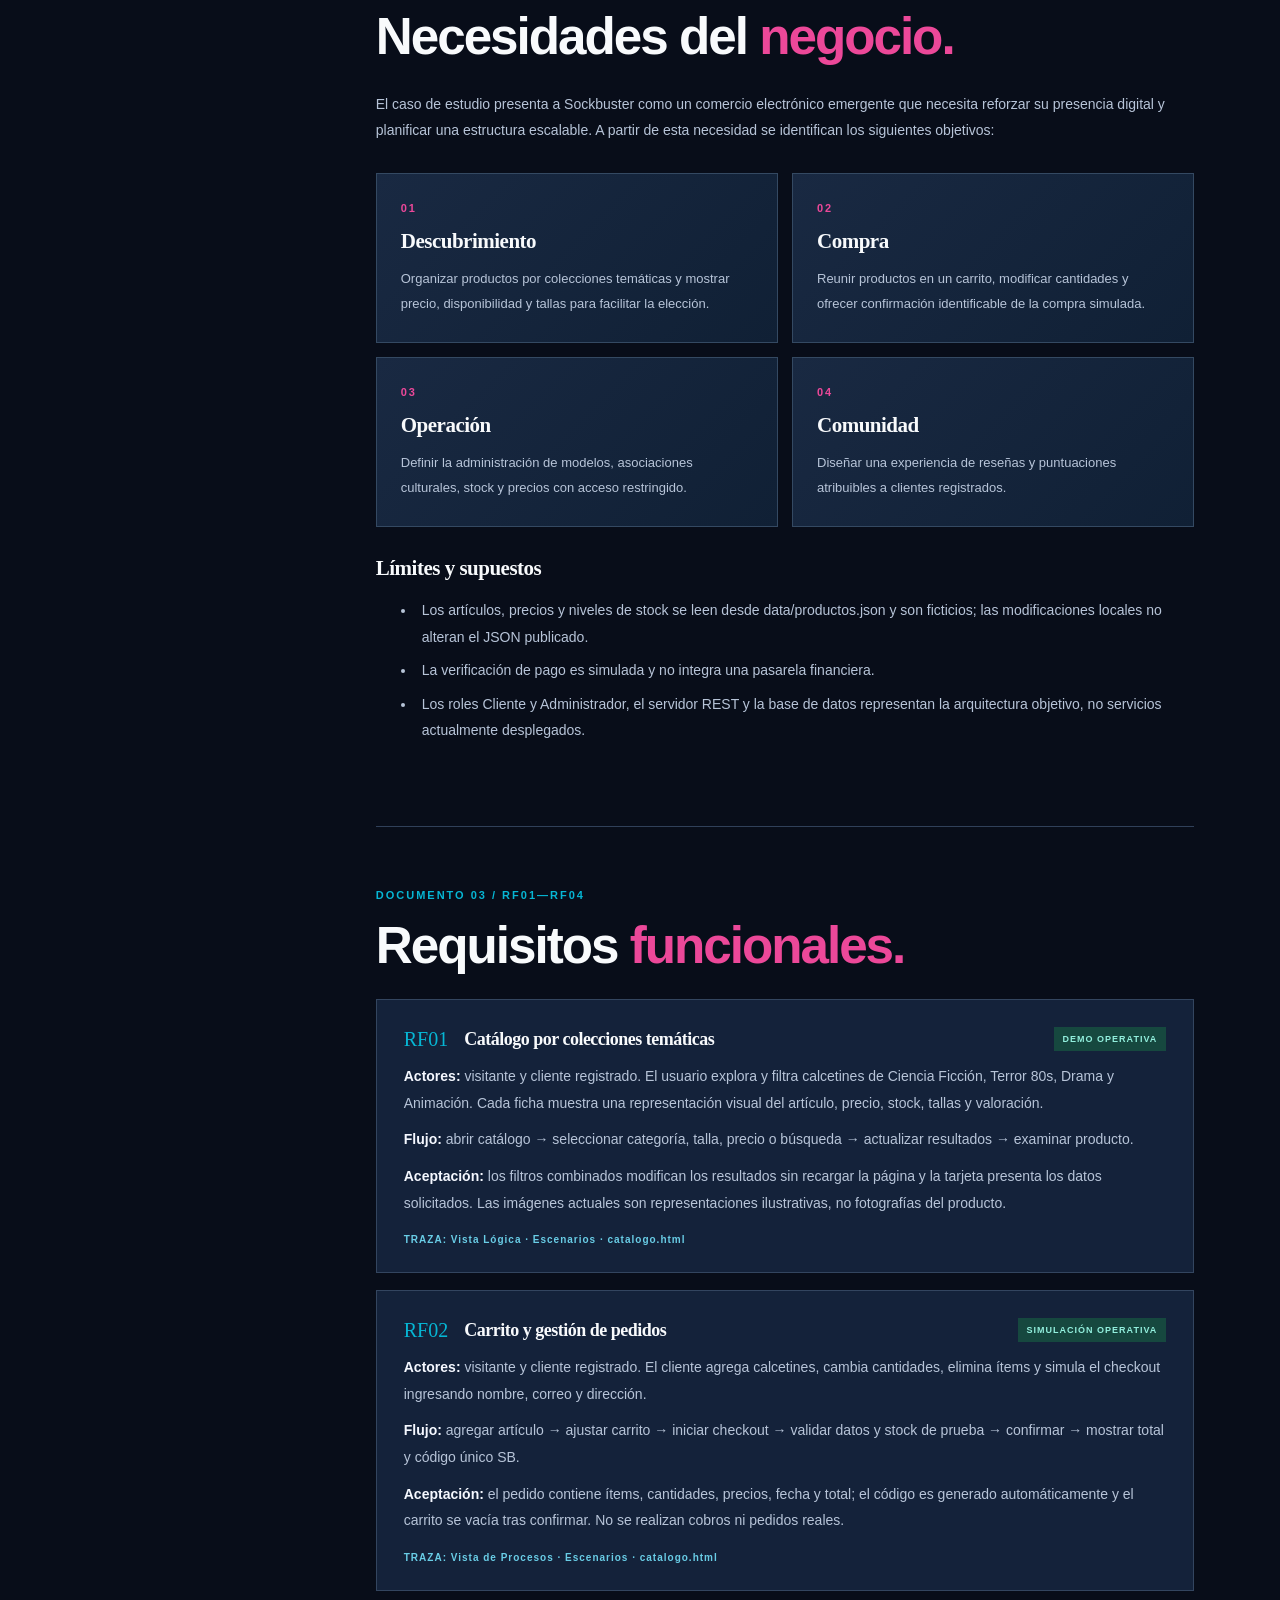
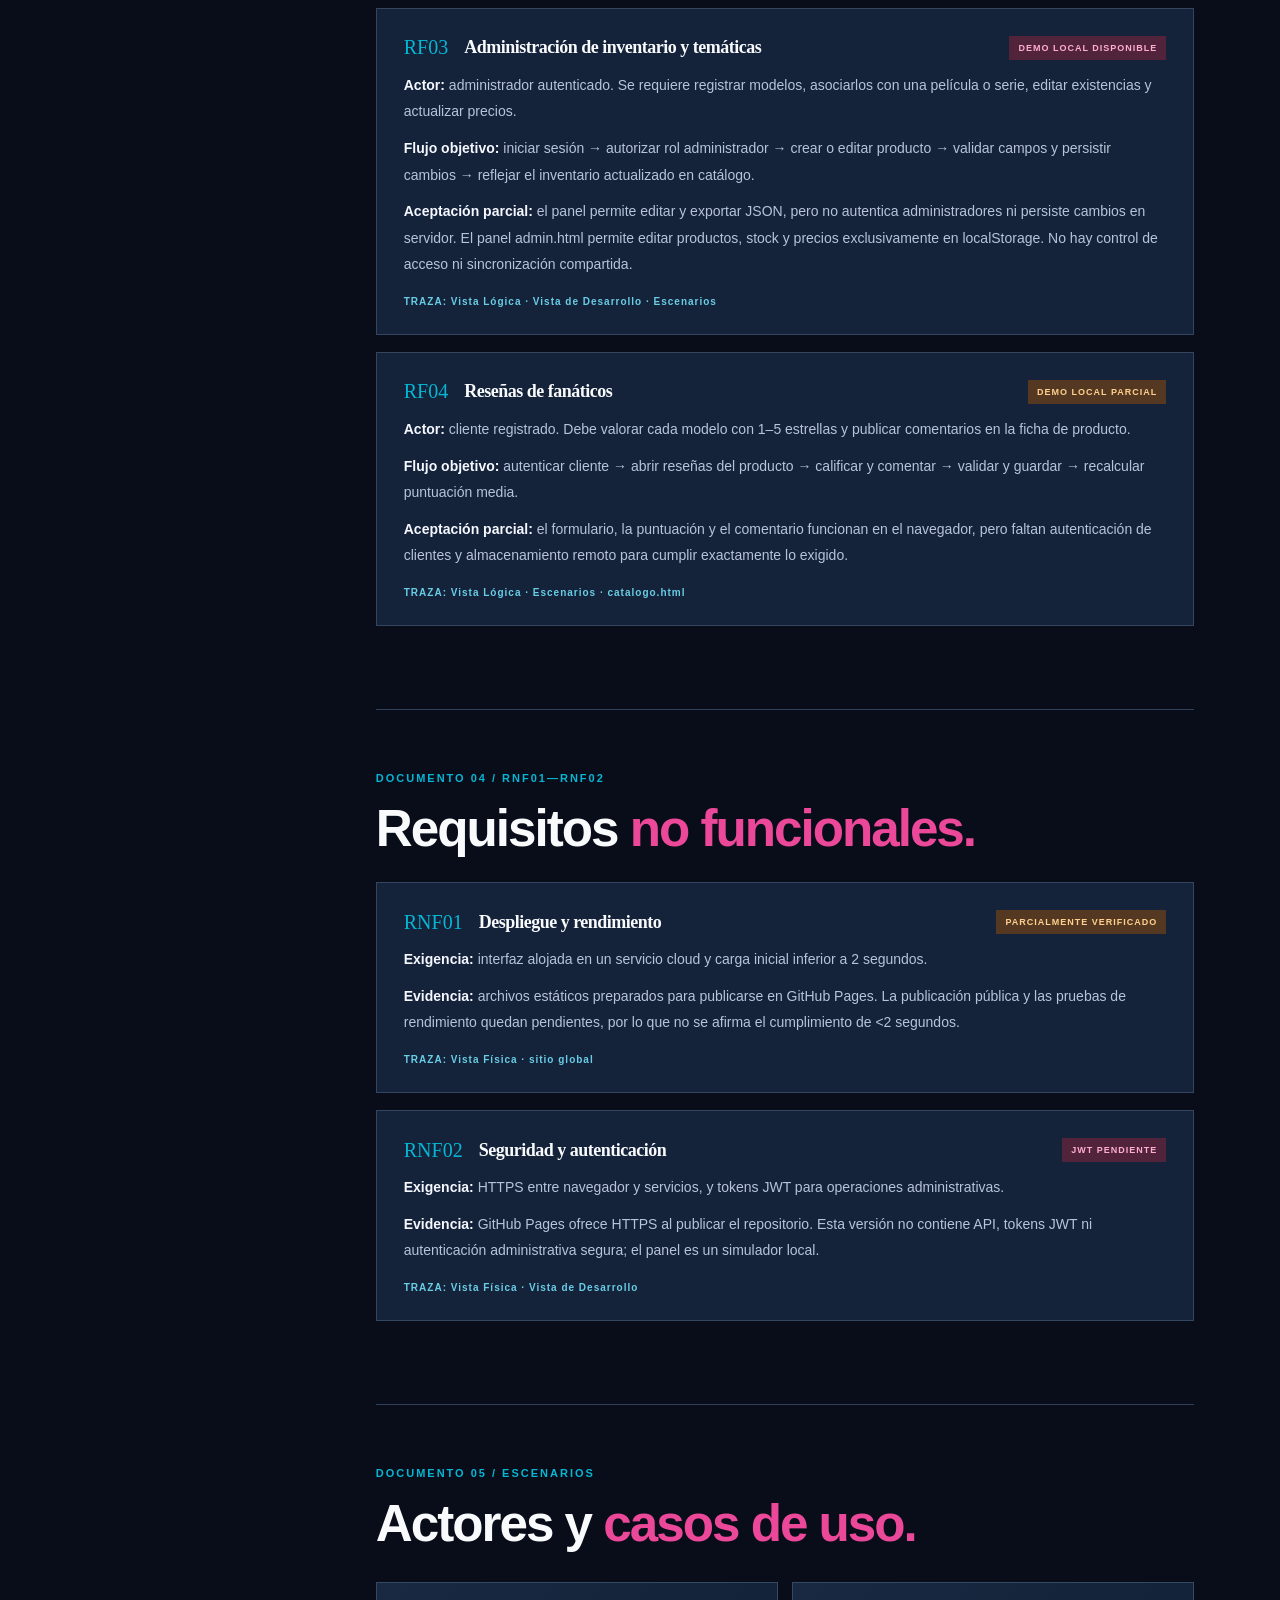
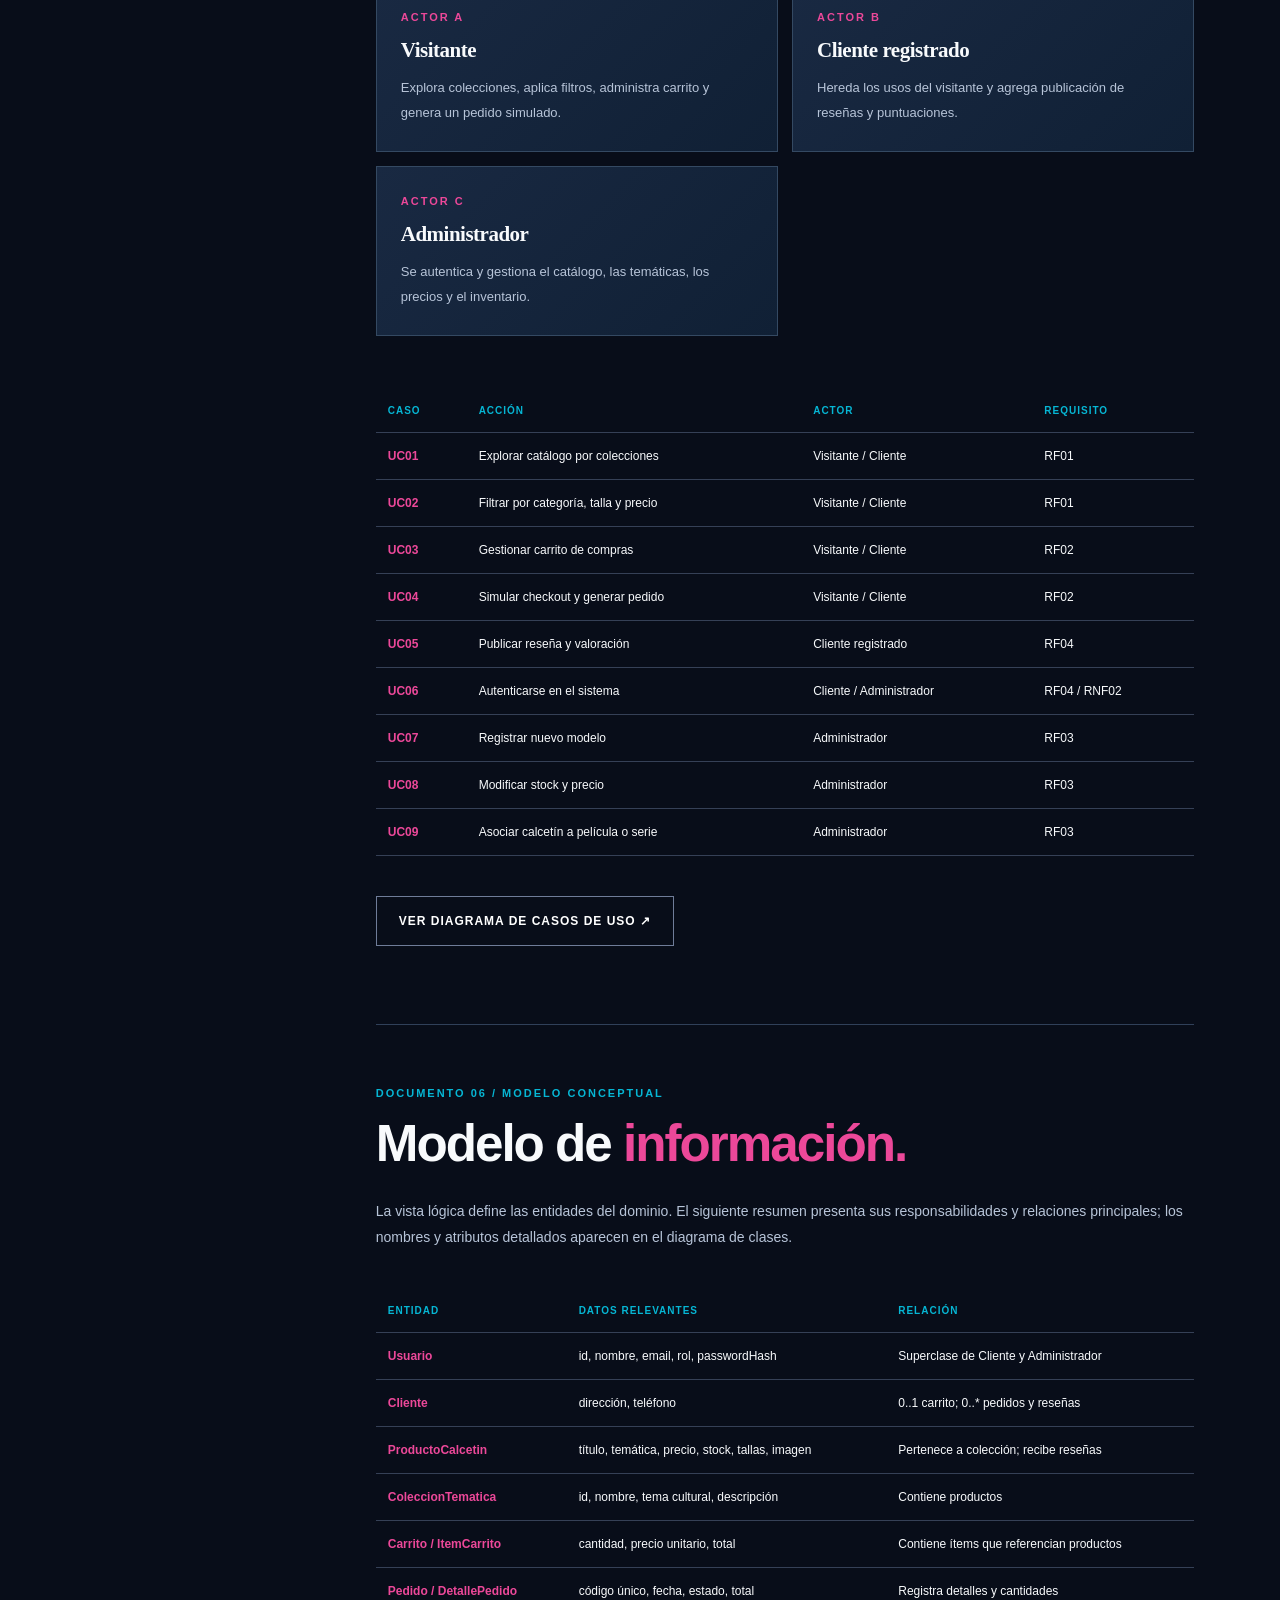
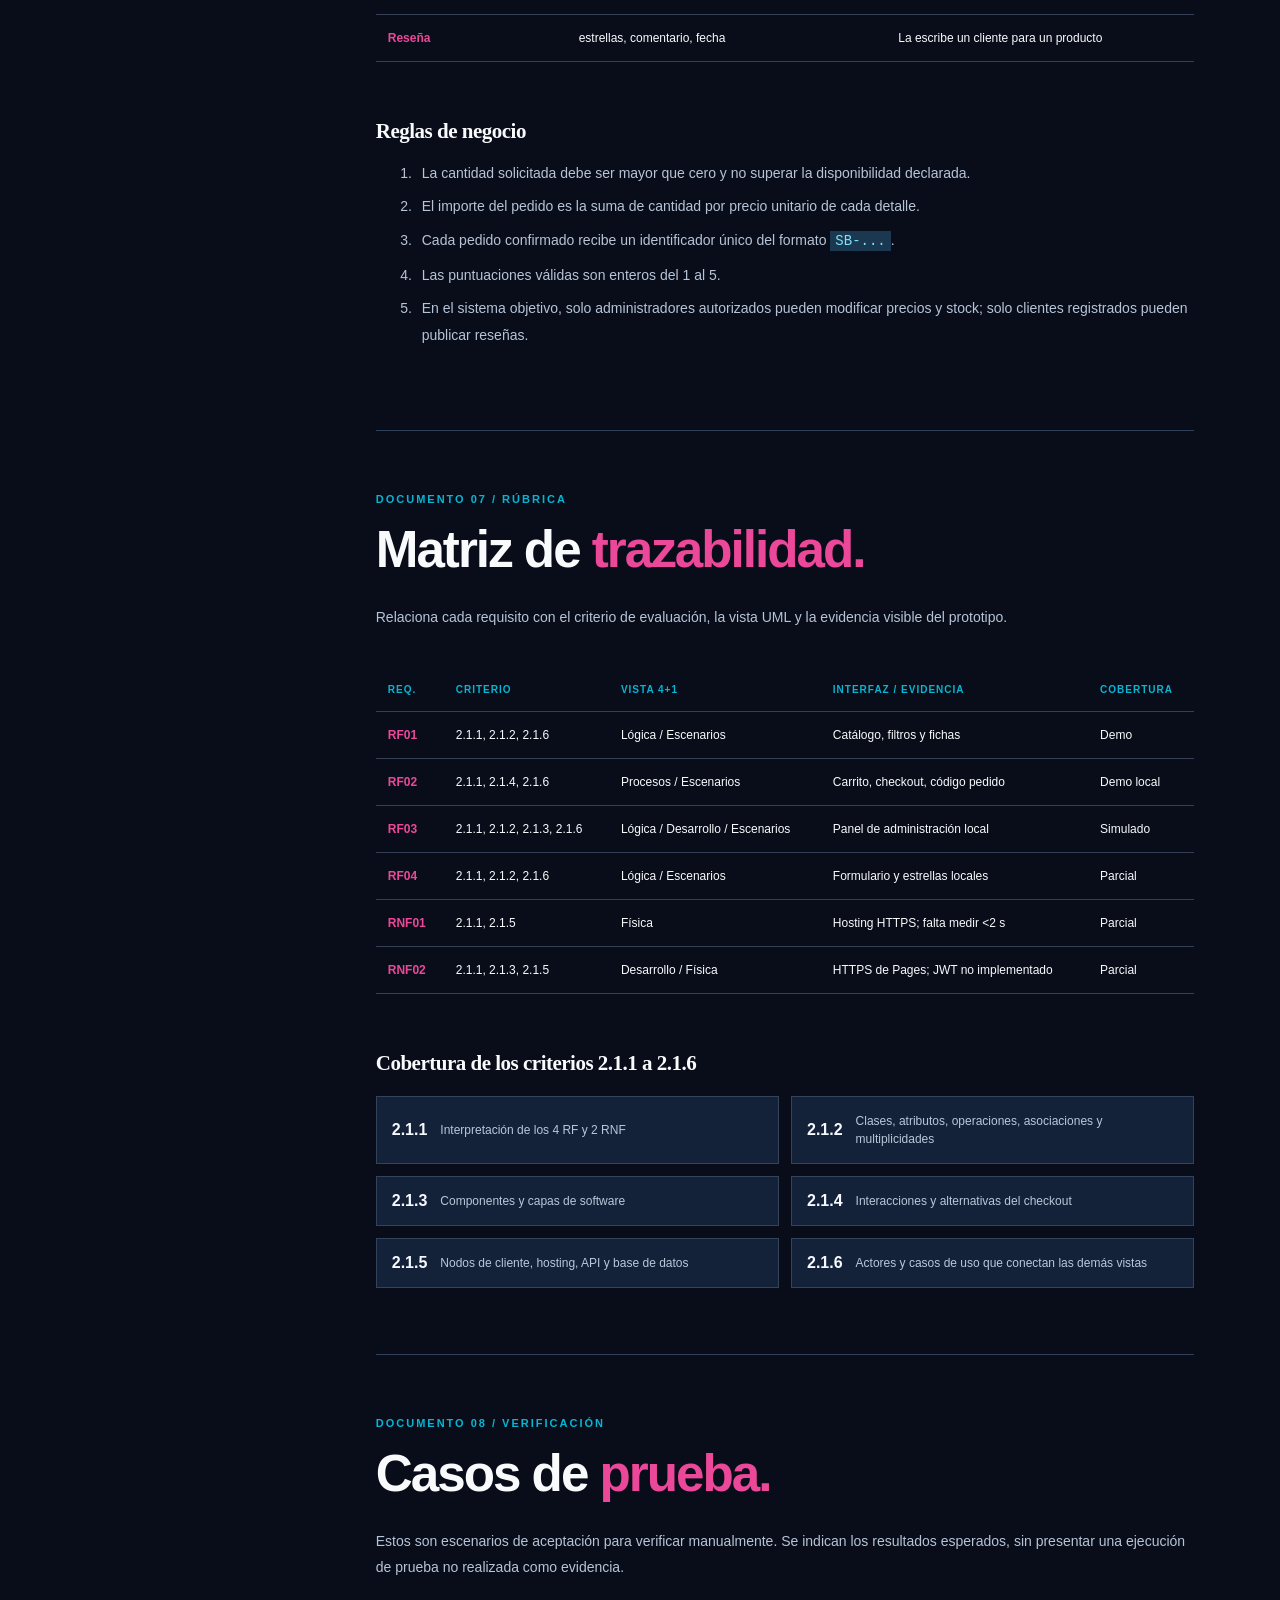
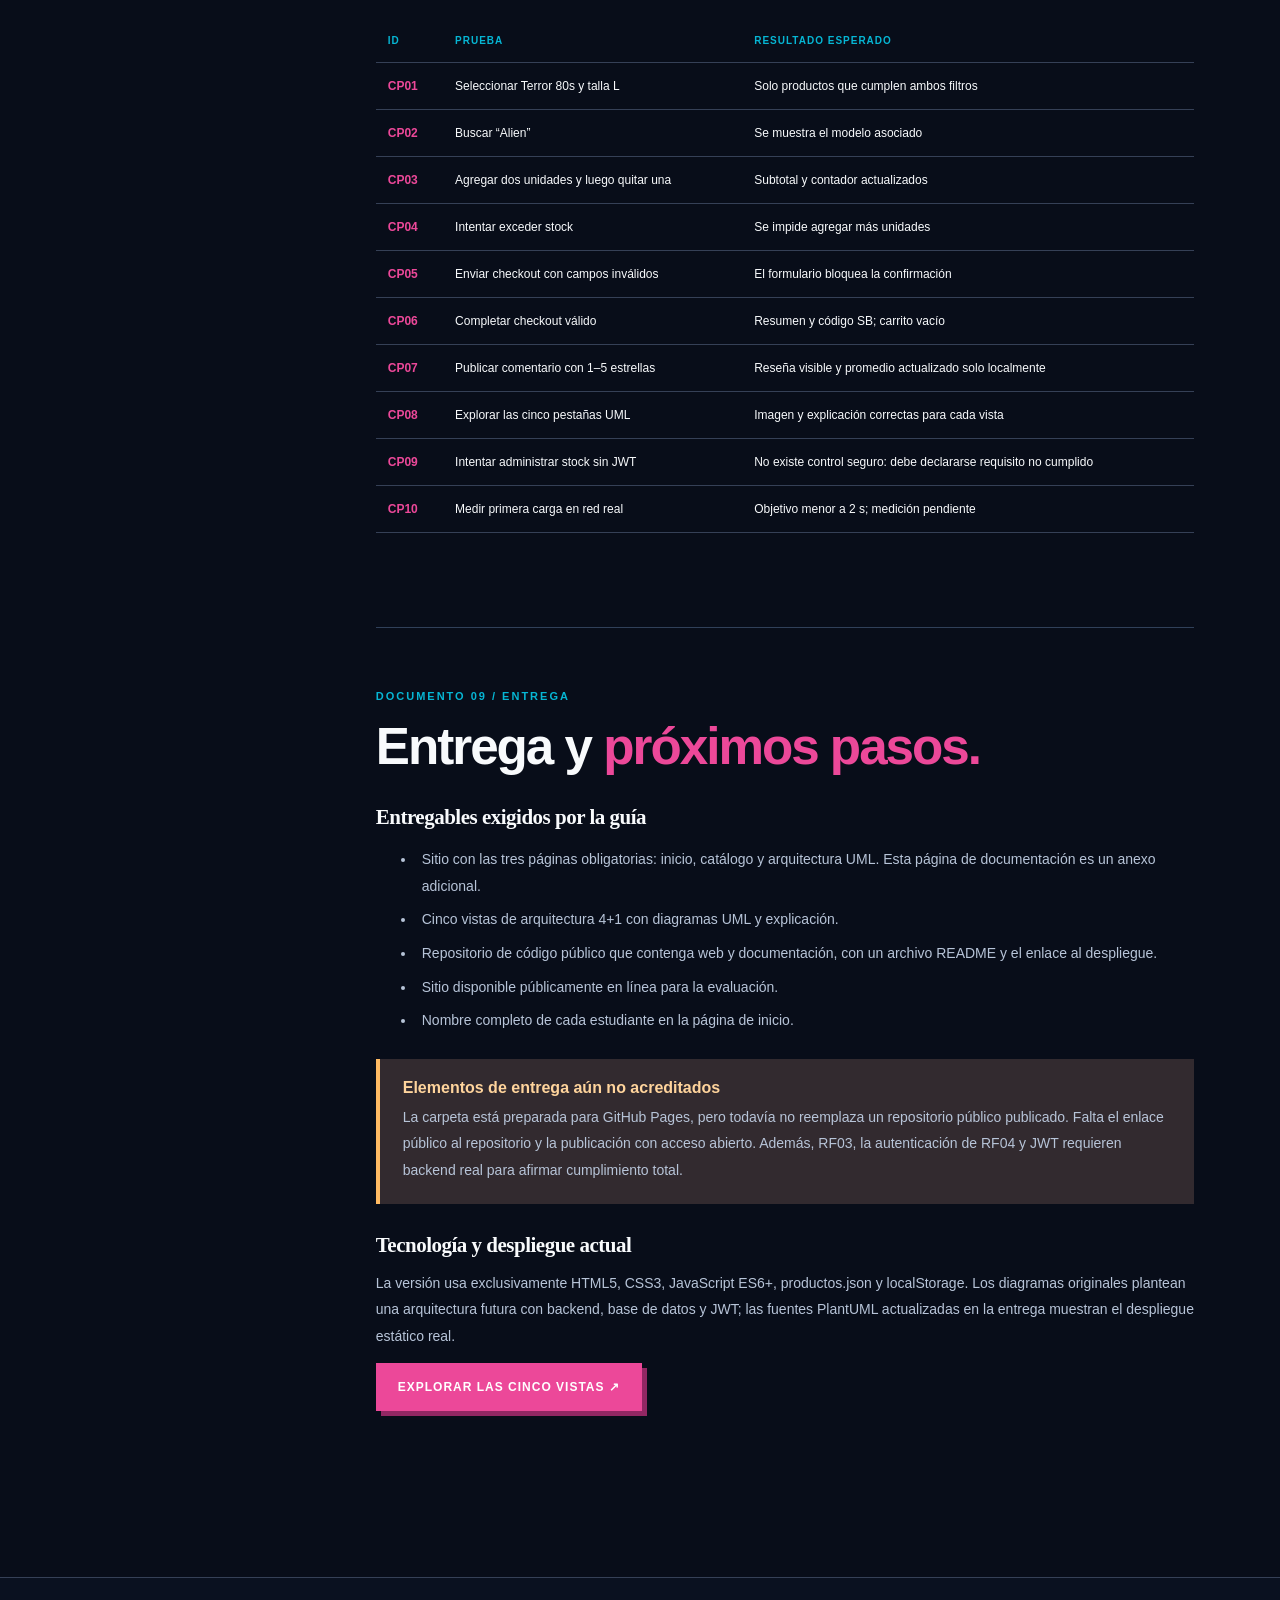
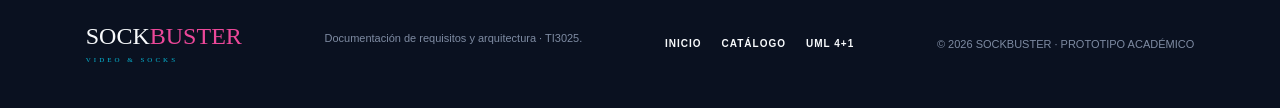
<file: documentacion.html>
<!doctype html><html lang="es"><head><meta charset="utf-8"><meta name="viewport" content="width=device-width,initial-scale=1"><meta name="description" content="Documentación de análisis, requisitos y trazabilidad del proyecto Sockbuster para TI3025."><title>Documentación del proyecto — Sockbuster</title><link rel="stylesheet" href="css/styles.css"></head><body data-page="documentation"><div class="grain"></div><header class="header"><a class="brand" href="index.html"><span class="brand-icon">✦</span><span>SOCK<span class="pink">BUSTER</span><small>VIDEO & SOCKS</small></span></a><nav aria-label="Principal"><a href="index.html">Inicio</a><a href="catalogo.html">Catálogo</a><a href="diagramas.html">Arquitectura 4+1</a><a class="active" href="documentacion.html">Documentación</a><a href="admin.html">Admin demo</a></nav><a class="cart-nav" href="diagramas.html">VER DIAGRAMAS ↗</a></header><main class="docs-main"><section class="docs-hero"><span class="kicker">DOSSIER TÉCNICO / EVALUACIÓN SUMATIVA 03</span><h1>DOCUMENTACIÓN<br><em>DEL PROYECTO.</em></h1><p>Análisis de la solución Sockbuster Video & Socks de acuerdo con la guía de Modelamiento de Soluciones Informáticas, TI3025, Unidad 3. Los requisitos se conectan con el modelo 4+1, las pantallas y su estado de implementación.</p><div class="docs-tags"><span>4 REQUISITOS FUNCIONALES</span><span>2 NO FUNCIONALES</span><span>5 VISTAS UML</span><span>6 CRITERIOS DE EVALUACIÓN</span></div></section><div class="docs-layout"><aside class="docs-nav"><span class="kicker">ÍNDICE / 00—09</span><a href="#resumen">01. Ficha y alcance</a><a href="#necesidades">02. Necesidades del negocio</a><a href="#funcionales">03. Requisitos funcionales</a><a href="#nofuncionales">04. Requisitos no funcionales</a><a href="#actores">05. Actores y escenarios</a><a href="#datos">06. Modelo de información</a><a href="#trazabilidad">07. Matriz de trazabilidad</a><a href="#pruebas">08. Casos de prueba</a><a href="#entrega">09. Entrega y pendientes</a><a class="docs-nav-link" href="diagramas.html">↗ Arquitectura UML 4+1</a></aside><div class="docs-body"><section class="docs-section" id="resumen"><div class="docs-index">DOCUMENTO 01 / IDENTIFICACIÓN</div><h2>Ficha del <i>proyecto.</i></h2><div class="facts"><div><small>PROYECTO</small><strong>Sockbuster Video & Socks</strong></div><div><small>ASIGNATURA</small><strong>Modelamiento de soluciones informáticas</strong></div><div><small>CÓDIGO</small><strong>TI3025</strong></div><div><small>EVALUACIÓN</small><strong>Sumativa 03 · Unidad 3 · 30%</strong></div><div><small>SEDE</small><strong>Punta Arenas</strong></div><div><small>FECHA DE LA GUÍA</small><strong>09 de noviembre de 2026</strong></div><div><small>DOCENTE</small><strong>Paulo Simunovic Oyarzún</strong></div><div><small>DESARROLLADORES</small><strong>Juan Pablo Barrientos Otero y Benjamin Leiva</strong></div></div><h3>Propósito y alcance</h3><p>Diseñar y presentar un prototipo web de comercio electrónico para la venta de calcetines inspirados en películas, series y cultura pop, acompañado de un modelo de arquitectura de software bajo el paradigma 4+1. La solución considera catálogo, carrito, checkout, inventario y reseñas; la documentación distingue los flujos simulados de las capacidades que necesitan servicios de backend.</p><div class="docs-callout"><strong>Alcance de esta entrega</strong><p>El catálogo lee productos.json y los datos de carrito, pedidos, reseñas y administración se guardan en localStorage. No existe servidor, autenticación real ni sincronización de inventario entre visitantes.</p></div></section><section class="docs-section" id="necesidades"><div class="docs-index">DOCUMENTO 02 / ANÁLISIS</div><h2>Necesidades del <i>negocio.</i></h2><p>El caso de estudio presenta a Sockbuster como un comercio electrónico emergente que necesita reforzar su presencia digital y planificar una estructura escalable. A partir de esta necesidad se identifican los siguientes objetivos:</p><div class="docs-feature-grid"><article><span>01</span><h3>Descubrimiento</h3><p>Organizar productos por colecciones temáticas y mostrar precio, disponibilidad y tallas para facilitar la elección.</p></article><article><span>02</span><h3>Compra</h3><p>Reunir productos en un carrito, modificar cantidades y ofrecer confirmación identificable de la compra simulada.</p></article><article><span>03</span><h3>Operación</h3><p>Definir la administración de modelos, asociaciones culturales, stock y precios con acceso restringido.</p></article><article><span>04</span><h3>Comunidad</h3><p>Diseñar una experiencia de reseñas y puntuaciones atribuibles a clientes registrados.</p></article></div><h3>Límites y supuestos</h3><ul><li>Los artículos, precios y niveles de stock se leen desde data/productos.json y son ficticios; las modificaciones locales no alteran el JSON publicado.</li><li>La verificación de pago es simulada y no integra una pasarela financiera.</li><li>Los roles Cliente y Administrador, el servidor REST y la base de datos representan la arquitectura objetivo, no servicios actualmente desplegados.</li></ul></section><section class="docs-section" id="funcionales"><div class="docs-index">DOCUMENTO 03 / RF01—RF04</div><h2>Requisitos <i>funcionales.</i></h2><div class="requirement"><div class="requirement-head"><span>RF01</span><h3>Catálogo por colecciones temáticas</h3><span class="state good">DEMO OPERATIVA</span></div><p><b>Actores:</b> visitante y cliente registrado. El usuario explora y filtra calcetines de Ciencia Ficción, Terror 80s, Drama y Animación. Cada ficha muestra una representación visual del artículo, precio, stock, tallas y valoración.</p><p><b>Flujo:</b> abrir catálogo → seleccionar categoría, talla, precio o búsqueda → actualizar resultados → examinar producto.</p><p><b>Aceptación:</b> los filtros combinados modifican los resultados sin recargar la página y la tarjeta presenta los datos solicitados. Las imágenes actuales son representaciones ilustrativas, no fotografías del producto.</p><small>TRAZA: Vista Lógica · Escenarios · catalogo.html</small></div><div class="requirement"><div class="requirement-head"><span>RF02</span><h3>Carrito y gestión de pedidos</h3><span class="state good">SIMULACIÓN OPERATIVA</span></div><p><b>Actores:</b> visitante y cliente registrado. El cliente agrega calcetines, cambia cantidades, elimina ítems y simula el checkout ingresando nombre, correo y dirección.</p><p><b>Flujo:</b> agregar artículo → ajustar carrito → iniciar checkout → validar datos y stock de prueba → confirmar → mostrar total y código único SB.</p><p><b>Aceptación:</b> el pedido contiene ítems, cantidades, precios, fecha y total; el código es generado automáticamente y el carrito se vacía tras confirmar. No se realizan cobros ni pedidos reales.</p><small>TRAZA: Vista de Procesos · Escenarios · catalogo.html</small></div><div class="requirement"><div class="requirement-head"><span>RF03</span><h3>Administración de inventario y temáticas</h3><span class="state pending">DEMO LOCAL DISPONIBLE</span></div><p><b>Actor:</b> administrador autenticado. Se requiere registrar modelos, asociarlos con una película o serie, editar existencias y actualizar precios.</p><p><b>Flujo objetivo:</b> iniciar sesión → autorizar rol administrador → crear o editar producto → validar campos y persistir cambios → reflejar el inventario actualizado en catálogo.</p><p><b>Aceptación parcial:</b> el panel permite editar y exportar JSON, pero no autentica administradores ni persiste cambios en servidor. El panel admin.html permite editar productos, stock y precios exclusivamente en localStorage. No hay control de acceso ni sincronización compartida.</p><small>TRAZA: Vista Lógica · Vista de Desarrollo · Escenarios</small></div><div class="requirement"><div class="requirement-head"><span>RF04</span><h3>Reseñas de fanáticos</h3><span class="state partial">DEMO LOCAL PARCIAL</span></div><p><b>Actor:</b> cliente registrado. Debe valorar cada modelo con 1–5 estrellas y publicar comentarios en la ficha de producto.</p><p><b>Flujo objetivo:</b> autenticar cliente → abrir reseñas del producto → calificar y comentar → validar y guardar → recalcular puntuación media.</p><p><b>Aceptación parcial:</b> el formulario, la puntuación y el comentario funcionan en el navegador, pero faltan autenticación de clientes y almacenamiento remoto para cumplir exactamente lo exigido.</p><small>TRAZA: Vista Lógica · Escenarios · catalogo.html</small></div></section><section class="docs-section" id="nofuncionales"><div class="docs-index">DOCUMENTO 04 / RNF01—RNF02</div><h2>Requisitos <i>no funcionales.</i></h2><div class="requirement"><div class="requirement-head"><span>RNF01</span><h3>Despliegue y rendimiento</h3><span class="state partial">PARCIALMENTE VERIFICADO</span></div><p><b>Exigencia:</b> interfaz alojada en un servicio cloud y carga inicial inferior a 2 segundos.</p><p><b>Evidencia:</b> archivos estáticos preparados para publicarse en GitHub Pages. La publicación pública y las pruebas de rendimiento quedan pendientes, por lo que no se afirma el cumplimiento de &lt;2 segundos.</p><small>TRAZA: Vista Física · sitio global</small></div><div class="requirement"><div class="requirement-head"><span>RNF02</span><h3>Seguridad y autenticación</h3><span class="state pending">JWT PENDIENTE</span></div><p><b>Exigencia:</b> HTTPS entre navegador y servicios, y tokens JWT para operaciones administrativas.</p><p><b>Evidencia:</b> GitHub Pages ofrece HTTPS al publicar el repositorio. Esta versión no contiene API, tokens JWT ni autenticación administrativa segura; el panel es un simulador local.</p><small>TRAZA: Vista Física · Vista de Desarrollo</small></div></section><section class="docs-section" id="actores"><div class="docs-index">DOCUMENTO 05 / ESCENARIOS</div><h2>Actores y <i>casos de uso.</i></h2><div class="docs-feature-grid"><article><span>ACTOR A</span><h3>Visitante</h3><p>Explora colecciones, aplica filtros, administra carrito y genera un pedido simulado.</p></article><article><span>ACTOR B</span><h3>Cliente registrado</h3><p>Hereda los usos del visitante y agrega publicación de reseñas y puntuaciones.</p></article><article><span>ACTOR C</span><h3>Administrador</h3><p>Se autentica y gestiona el catálogo, las temáticas, los precios y el inventario.</p></article></div><div class="table-scroll"><table><thead><tr><th>CASO</th><th>ACCIÓN</th><th>ACTOR</th><th>REQUISITO</th></tr></thead><tbody><tr><td>UC01</td><td>Explorar catálogo por colecciones</td><td>Visitante / Cliente</td><td>RF01</td></tr><tr><td>UC02</td><td>Filtrar por categoría, talla y precio</td><td>Visitante / Cliente</td><td>RF01</td></tr><tr><td>UC03</td><td>Gestionar carrito de compras</td><td>Visitante / Cliente</td><td>RF02</td></tr><tr><td>UC04</td><td>Simular checkout y generar pedido</td><td>Visitante / Cliente</td><td>RF02</td></tr><tr><td>UC05</td><td>Publicar reseña y valoración</td><td>Cliente registrado</td><td>RF04</td></tr><tr><td>UC06</td><td>Autenticarse en el sistema</td><td>Cliente / Administrador</td><td>RF04 / RNF02</td></tr><tr><td>UC07</td><td>Registrar nuevo modelo</td><td>Administrador</td><td>RF03</td></tr><tr><td>UC08</td><td>Modificar stock y precio</td><td>Administrador</td><td>RF03</td></tr><tr><td>UC09</td><td>Asociar calcetín a película o serie</td><td>Administrador</td><td>RF03</td></tr></tbody></table></div><a class="btn ghost docs-diagram-link" href="diagramas.html">VER DIAGRAMA DE CASOS DE USO ↗</a></section><section class="docs-section" id="datos"><div class="docs-index">DOCUMENTO 06 / MODELO CONCEPTUAL</div><h2>Modelo de <i>información.</i></h2><p>La vista lógica define las entidades del dominio. El siguiente resumen presenta sus responsabilidades y relaciones principales; los nombres y atributos detallados aparecen en el diagrama de clases.</p><div class="table-scroll"><table><thead><tr><th>ENTIDAD</th><th>DATOS RELEVANTES</th><th>RELACIÓN</th></tr></thead><tbody><tr><td>Usuario</td><td>id, nombre, email, rol, passwordHash</td><td>Superclase de Cliente y Administrador</td></tr><tr><td>Cliente</td><td>dirección, teléfono</td><td>0..1 carrito; 0..* pedidos y reseñas</td></tr><tr><td>ProductoCalcetin</td><td>título, temática, precio, stock, tallas, imagen</td><td>Pertenece a colección; recibe reseñas</td></tr><tr><td>ColeccionTematica</td><td>id, nombre, tema cultural, descripción</td><td>Contiene productos</td></tr><tr><td>Carrito / ItemCarrito</td><td>cantidad, precio unitario, total</td><td>Contiene ítems que referencian productos</td></tr><tr><td>Pedido / DetallePedido</td><td>código único, fecha, estado, total</td><td>Registra detalles y cantidades</td></tr><tr><td>Reseña</td><td>estrellas, comentario, fecha</td><td>La escribe un cliente para un producto</td></tr></tbody></table></div><h3>Reglas de negocio</h3><ol><li>La cantidad solicitada debe ser mayor que cero y no superar la disponibilidad declarada.</li><li>El importe del pedido es la suma de cantidad por precio unitario de cada detalle.</li><li>Cada pedido confirmado recibe un identificador único del formato <code>SB-...</code>.</li><li>Las puntuaciones válidas son enteros del 1 al 5.</li><li>En el sistema objetivo, solo administradores autorizados pueden modificar precios y stock; solo clientes registrados pueden publicar reseñas.</li></ol></section><section class="docs-section" id="trazabilidad"><div class="docs-index">DOCUMENTO 07 / RÚBRICA</div><h2>Matriz de <i>trazabilidad.</i></h2><p>Relaciona cada requisito con el criterio de evaluación, la vista UML y la evidencia visible del prototipo.</p><div class="table-scroll"><table><thead><tr><th>REQ.</th><th>CRITERIO</th><th>VISTA 4+1</th><th>INTERFAZ / EVIDENCIA</th><th>COBERTURA</th></tr></thead><tbody><tr><td>RF01</td><td>2.1.1, 2.1.2, 2.1.6</td><td>Lógica / Escenarios</td><td>Catálogo, filtros y fichas</td><td>Demo</td></tr><tr><td>RF02</td><td>2.1.1, 2.1.4, 2.1.6</td><td>Procesos / Escenarios</td><td>Carrito, checkout, código pedido</td><td>Demo local</td></tr><tr><td>RF03</td><td>2.1.1, 2.1.2, 2.1.3, 2.1.6</td><td>Lógica / Desarrollo / Escenarios</td><td>Panel de administración local</td><td>Simulado</td></tr><tr><td>RF04</td><td>2.1.1, 2.1.2, 2.1.6</td><td>Lógica / Escenarios</td><td>Formulario y estrellas locales</td><td>Parcial</td></tr><tr><td>RNF01</td><td>2.1.1, 2.1.5</td><td>Física</td><td>Hosting HTTPS; falta medir &lt;2 s</td><td>Parcial</td></tr><tr><td>RNF02</td><td>2.1.1, 2.1.3, 2.1.5</td><td>Desarrollo / Física</td><td>HTTPS de Pages; JWT no implementado</td><td>Parcial</td></tr></tbody></table></div><h3>Cobertura de los criterios 2.1.1 a 2.1.6</h3><div class="criteria"><div><b>2.1.1</b><span>Interpretación de los 4 RF y 2 RNF</span></div><div><b>2.1.2</b><span>Clases, atributos, operaciones, asociaciones y multiplicidades</span></div><div><b>2.1.3</b><span>Componentes y capas de software</span></div><div><b>2.1.4</b><span>Interacciones y alternativas del checkout</span></div><div><b>2.1.5</b><span>Nodos de cliente, hosting, API y base de datos</span></div><div><b>2.1.6</b><span>Actores y casos de uso que conectan las demás vistas</span></div></div></section><section class="docs-section" id="pruebas"><div class="docs-index">DOCUMENTO 08 / VERIFICACIÓN</div><h2>Casos de <i>prueba.</i></h2><p>Estos son escenarios de aceptación para verificar manualmente. Se indican los resultados esperados, sin presentar una ejecución de prueba no realizada como evidencia.</p><div class="table-scroll"><table><thead><tr><th>ID</th><th>PRUEBA</th><th>RESULTADO ESPERADO</th></tr></thead><tbody><tr><td>CP01</td><td>Seleccionar Terror 80s y talla L</td><td>Solo productos que cumplen ambos filtros</td></tr><tr><td>CP02</td><td>Buscar “Alien”</td><td>Se muestra el modelo asociado</td></tr><tr><td>CP03</td><td>Agregar dos unidades y luego quitar una</td><td>Subtotal y contador actualizados</td></tr><tr><td>CP04</td><td>Intentar exceder stock</td><td>Se impide agregar más unidades</td></tr><tr><td>CP05</td><td>Enviar checkout con campos inválidos</td><td>El formulario bloquea la confirmación</td></tr><tr><td>CP06</td><td>Completar checkout válido</td><td>Resumen y código SB; carrito vacío</td></tr><tr><td>CP07</td><td>Publicar comentario con 1–5 estrellas</td><td>Reseña visible y promedio actualizado solo localmente</td></tr><tr><td>CP08</td><td>Explorar las cinco pestañas UML</td><td>Imagen y explicación correctas para cada vista</td></tr><tr><td>CP09</td><td>Intentar administrar stock sin JWT</td><td>No existe control seguro: debe declararse requisito no cumplido</td></tr><tr><td>CP10</td><td>Medir primera carga en red real</td><td>Objetivo menor a 2 s; medición pendiente</td></tr></tbody></table></div></section><section class="docs-section" id="entrega"><div class="docs-index">DOCUMENTO 09 / ENTREGA</div><h2>Entrega y <i>próximos pasos.</i></h2><h3>Entregables exigidos por la guía</h3><ul><li>Sitio con las tres páginas obligatorias: inicio, catálogo y arquitectura UML. Esta página de documentación es un anexo adicional.</li><li>Cinco vistas de arquitectura 4+1 con diagramas UML y explicación.</li><li>Repositorio de código público que contenga web y documentación, con un archivo README y el enlace al despliegue.</li><li>Sitio disponible públicamente en línea para la evaluación.</li><li>Nombre completo de cada estudiante en la página de inicio.</li></ul><div class="docs-callout warning"><strong>Elementos de entrega aún no acreditados</strong><p>La carpeta está preparada para GitHub Pages, pero todavía no reemplaza un repositorio público publicado. Falta el enlace público al repositorio y la publicación con acceso abierto. Además, RF03, la autenticación de RF04 y JWT requieren backend real para afirmar cumplimiento total.</p></div><h3>Tecnología y despliegue actual</h3><p>La versión usa exclusivamente HTML5, CSS3, JavaScript ES6+, productos.json y localStorage. Los diagramas originales plantean una arquitectura futura con backend, base de datos y JWT; las fuentes PlantUML actualizadas en la entrega muestran el despliegue estático real.</p><a class="btn primary" href="diagramas.html">EXPLORAR LAS CINCO VISTAS ↗</a></section></div></div></main><footer><div class="footer-logo">SOCK<span>BUSTER</span><small>VIDEO & SOCKS</small></div><p>Documentación de requisitos y arquitectura · TI3025.</p><div><a href="index.html">INICIO</a><a href="catalogo.html">CATÁLOGO</a><a href="diagramas.html">UML 4+1</a></div><small>© 2026 SOCKBUSTER · PROTOTIPO ACADÉMICO</small></footer></body></html>
</file>
<file: css/styles.css>
/* Fuentes locales del sistema: no se cargan servicios externos. */
:root{--night:#0f172a;--deep:#080d19;--pink:#ec4899;--cyan:#06b6d4;--ice:#f8fafc;--muted:#a4aec1;--line:#354056}*{box-sizing:border-box}html{scroll-behavior:smooth}body{margin:0;background:var(--deep);color:var(--ice);font-family:'DM Sans',Arial,sans-serif}button,input,select,textarea{font:inherit}button,a{transition:.2s}button{cursor:pointer}a{color:inherit;text-decoration:none}img{max-width:100%}[hidden]{display:none!important}.grain{position:fixed;inset:0;pointer-events:none;z-index:60;opacity:.09;background-image:url("data:image/svg+xml,%3Csvg viewBox='0 0 180 180' xmlns='http://www.w3.org/2000/svg'%3E%3Cfilter id='n'%3E%3CfeTurbulence type='fractalNoise' baseFrequency='.8' numOctaves='3' stitchTiles='stitch'/%3E%3C/filter%3E%3Crect width='100%25' height='100%25' filter='url(%23n)' opacity='.4'/%3E%3C/svg%3E")}.header{height:91px;padding:0 max(5vw,24px);display:flex;align-items:center;justify-content:space-between;border-bottom:1px solid #ffffff20;background:#0b1221;position:relative;z-index:20;gap:20px}.brand{display:flex;align-items:center;gap:12px;font-family:'Archivo Black',Impact,sans-serif;font-size:20px;line-height:1;white-space:nowrap;letter-spacing:-1.1px}.brand-icon{width:38px;height:38px;display:grid;place-items:center;background:var(--pink);color:#fff;font-size:29px;transform:rotate(-10deg);border-radius:5px}.brand small,.footer-logo small{display:block;letter-spacing:3px;font-family:'DM Sans';font-size:8px;margin-top:6px;color:var(--cyan)}.pink,.footer-logo span{color:var(--pink)}.header nav{display:flex;align-items:center;gap:34px;font-weight:800;font-size:12px;text-transform:uppercase;letter-spacing:1px}.header nav a{color:#9ca8bf}.header nav a:hover,.header nav a.active{color:#fff}.cart-nav{border:1px solid var(--pink);color:var(--ice);padding:13px 17px;font-size:11px;font-weight:800;letter-spacing:1px;background:transparent;white-space:nowrap}.cart-nav:hover{background:var(--pink)}.cart-nav span{margin-left:12px;color:var(--pink)}.cart-nav:hover span{color:white}.cart-count{display:inline-grid;place-items:center;background:var(--pink);color:#fff!important;border-radius:100%;height:21px;min-width:21px;padding:0 5px}.hero{min-height:680px;display:grid;grid-template-columns:1.02fr .98fr;background:radial-gradient(ellipse at 75% 45%,#172b53 0%,#101a31 43%,#0c1425 75%);overflow:hidden}.hero-copy{padding:94px 2vw 60px max(6.7vw,26px);position:relative;z-index:2}.eyebrow,.kicker{font-weight:800;letter-spacing:2.6px;color:var(--cyan);font-size:11px}.live-dot{display:inline-block;background:var(--pink);height:7px;width:7px;border-radius:50%;margin-right:8px;box-shadow:0 0 15px var(--pink)}h1,h2,h3,p{margin-top:0}h1,h2,h3{font-family:'Archivo Black',Impact,sans-serif;letter-spacing:-2px}h1{font-size:clamp(55px,6vw,106px);line-height:1.04;margin:26px 0}h1 em,h2 i{font-style:normal;color:var(--pink)}.hero-copy>p{color:#c1cce0;font-size:17px;line-height:1.7;max-width:520px}.hero-actions{display:flex;gap:12px;flex-wrap:wrap;margin:37px 0 55px}.btn{display:inline-flex;justify-content:center;align-items:center;gap:18px;border:0;padding:17px 22px;font-size:12px;font-weight:800;letter-spacing:1px;cursor:pointer}.btn.primary{background:var(--pink);color:#fff;box-shadow:5px 5px 0 #922763}.btn.primary:hover{background:#fb69b0;transform:translateY(-2px)}.btn.ghost{background:transparent;border:1px solid #6f7c98;color:#fff}.btn.ghost:hover{border-color:var(--cyan);color:var(--cyan)}.btn.small{padding:11px 15px;font-size:10px}.btn.wide{width:100%}.hero-meta{display:flex;gap:24px;color:#8598b7;font-size:10px;letter-spacing:1px;font-weight:800}.hero-art{position:relative;min-height:620px;display:flex;align-items:center;justify-content:center;isolation:isolate}.orbit{position:absolute;border:1px solid #32456d;border-radius:50%;width:640px;height:640px;transform:rotate(24deg) scaleX(.83);z-index:-2}.orbit-two{width:490px;height:490px;border-style:dashed;border-color:#395c81}.vhs{width:min(70%,430px);aspect-ratio:1.4;background:linear-gradient(140deg,#303f5b,#141e32);border:9px solid #29334b;border-radius:14px;box-shadow:30px 33px 0 #070d1b,35px 38px 0 var(--pink),0 0 80px #dd299044;transform:rotate(-13deg);padding:22px;position:relative}.vhs:before{content:"";position:absolute;inset:9px;border:1px solid #ffffff30;border-radius:6px;pointer-events:none}.vhs-head{font-family:'Archivo Black';letter-spacing:-1px;font-size:clamp(13px,2vw,26px);color:white}.vhs-head span{font-size:10px;color:var(--cyan)}.vhs-window{height:55%;display:flex;align-items:center;justify-content:space-around;background:#0b1120;border:8px solid #77829a;border-radius:9px;margin:14px 0 20px;gap:7px}.vhs-window>span{font-size:10px;letter-spacing:2px;font-weight:800;color:#f5a0ce;text-align:center}.reel{height:75px;width:75px;flex-shrink:0;border:13px dashed #d3dbe9;border-radius:50%;background:#263854;box-shadow:0 0 0 6px #495675}.vhs-bottom{display:flex;justify-content:space-between;color:#aab5cc;font-size:10px;letter-spacing:2px;font-weight:800}.vhs-bottom span{color:var(--cyan)}.floating-sock{position:absolute;right:8%;bottom:16%;font-size:120px;filter:drop-shadow(10px 18px 5px #0007);transform:rotate(20deg)}.hero-sticker{position:absolute;right:13%;top:11%;background:#ffe45d;color:#0f172a;width:120px;height:120px;border-radius:50%;display:flex;flex-direction:column;align-items:center;justify-content:center;text-align:center;font-size:13px;font-weight:800;transform:rotate(15deg);z-index:3}.hero-sticker b{font-family:'Archivo Black';font-size:15px}.hero-sticker small{font-size:9px;margin-top:7px}.hero-caption{position:absolute;bottom:7%;left:15%;font-size:11px;letter-spacing:3px;color:var(--cyan);font-weight:800}.ticker{overflow:hidden;background:var(--cyan);color:#071327;transform:rotate(-1deg);margin:-9px -1% 0;padding:13px 0;font-weight:800;letter-spacing:3px;font-size:13px;white-space:nowrap}.ticker div{width:max-content;animation:marquee 35s linear infinite}@keyframes marquee{to{transform:translateX(-45%)}}.section{padding:110px max(6.7vw,26px)}.section-top{display:flex;justify-content:space-between;align-items:end;gap:30px;margin-bottom:42px}.section h2,.spotlight h2,.traceability h2{font-size:clamp(37px,4.4vw,64px);line-height:1.12;margin:16px 0}.section-top>p{max-width:300px;color:#96a3bb;line-height:1.7}.genres{display:grid;grid-template-columns:repeat(4,1fr);gap:16px}.genre{min-height:340px;border:1px solid #43516e;padding:23px;position:relative;display:flex;flex-direction:column;justify-content:space-between;overflow:hidden}.genre:before{content:"";position:absolute;inset:0;opacity:.45;z-index:-1}.genre.sci{background:linear-gradient(145deg,#113854,#09213a)}.genre.horror{background:linear-gradient(145deg,#50213d,#220e28)}.genre.drama{background:linear-gradient(145deg,#483459,#221c3e)}.genre.animation{background:linear-gradient(145deg,#15545b,#12323e)}.genre:hover{transform:translateY(-7px);border-color:var(--pink)}.genre-number{font-size:10px;color:#e7ecf6;letter-spacing:2px;font-weight:800}.genre-icon{position:absolute;right:-8px;top:44px;font-size:120px;opacity:.25}.genre h3{font-size:clamp(28px,2.5vw,43px);line-height:1.04;margin-bottom:9px}.genre p{color:#b5c1d1;font-size:12px}.genre-link{font-size:11px;font-weight:800;color:var(--cyan);letter-spacing:2px}.spotlight{display:grid;grid-template-columns:1fr 1fr;background:#17233c;min-height:480px}.spotlight-art{display:grid;place-items:center;background:radial-gradient(circle,#61456f,#273253 58%,#18223c);padding:45px;overflow:hidden}.spotlight-card{background:#ed4b99;color:#fff;width:270px;min-height:340px;transform:rotate(-10deg);box-shadow:22px 23px 0 #07b6d4;padding:20px;font-size:12px;font-weight:800;letter-spacing:2px}.spotlight-card div{font-size:140px;text-align:center;line-height:1.6;filter:drop-shadow(4px 8px 0 #0004)}.spotlight-card b{font-family:'Archivo Black';font-size:23px;letter-spacing:-1px}.spotlight-copy{padding:85px max(6vw,35px);display:flex;flex-direction:column;align-items:start;justify-content:center}.spotlight-copy p{color:#aebbd0;line-height:1.8;max-width:480px}.team>p{color:var(--muted)}.credits{margin-top:40px;display:grid;grid-template-columns:repeat(3,1fr);gap:15px}.credits>div,.credits>a{padding:28px;border:1px solid var(--line);background:#111c31;display:flex;flex-direction:column;gap:15px}.credits span{color:var(--cyan);font-size:10px;letter-spacing:2px}.credits strong{font-size:22px}.credits small{color:var(--muted)}.credits a:hover{border-color:var(--pink)}footer{border-top:1px solid var(--line);background:#0a1120;padding:45px max(6.7vw,26px);display:flex;align-items:center;justify-content:space-between;gap:25px;flex-wrap:wrap}.footer-logo{font-family:'Archivo Black';font-size:24px}.footer-logo small{font-size:7px}.footer-logo~p,footer>small{color:#7e8ba2;font-size:11px}footer>div:nth-of-type(2){display:flex;gap:20px;font-size:10px;letter-spacing:1px;font-weight:800}.catalog-main,.diagram-main{max-width:1600px;margin:auto}.catalog-heading,.diagram-heading{padding:70px max(6.7vw,26px) 58px;background:radial-gradient(ellipse at 87% 30%,#243b63,#101a2f 55%,#0c1423);display:flex;justify-content:space-between;align-items:center;gap:20px}.catalog-heading h1,.diagram-heading h1{font-size:clamp(45px,5.2vw,79px);margin:18px 0}.catalog-heading p,.diagram-heading p{color:#afbdd1;line-height:1.7}.catalog-stamp{font-family:'Archivo Black';font-size:31px;line-height:1.1;color:var(--cyan);border:5px solid var(--cyan);border-radius:50%;height:170px;width:170px;display:grid;place-items:center;text-align:center;transform:rotate(14deg)}.catalog-layout{display:grid;grid-template-columns:265px 1fr;gap:32px;padding:45px max(6.7vw,26px) 100px}.filters{align-self:start;background:#111c30;border:1px solid var(--line);padding:26px;position:sticky;top:18px}.filter-title{font-size:12px;font-weight:800;letter-spacing:1px;display:flex;justify-content:space-between;align-items:center;gap:10px;margin-bottom:34px}.filter-title button{background:none;border:0;color:var(--pink);font-size:10px;font-weight:800}.filter-label{display:block;margin:21px 0 10px;color:var(--cyan);font-size:10px;letter-spacing:1.5px;font-weight:800}input:not([type=range]),select,textarea{width:100%;background:#0a1325;border:1px solid #394863;color:white;padding:13px;outline:none;border-radius:0}input:focus,select:focus,textarea:focus{border-color:var(--cyan)}input[type=range]{accent-color:var(--pink);width:100%}.filter-note{color:#7d8ba4;font-size:11px;line-height:1.6;margin-top:28px}.products-bar{display:flex;justify-content:space-between;gap:15px;padding-bottom:20px;border-bottom:1px solid var(--line);font-size:11px;color:#9dacbf;letter-spacing:1px;font-weight:800}.product-grid{display:grid;grid-template-columns:repeat(3,minmax(0,1fr));gap:20px;padding-top:25px}.product-card{background:#131f35;border:1px solid #354560;min-width:0;overflow:hidden}.product-card:hover{border-color:var(--cyan);transform:translateY(-3px)}.product-art{height:260px;position:relative;display:flex;align-items:center;justify-content:center;overflow:hidden}.product-art::before{content:"";position:absolute;width:220px;height:220px;border:1px solid #ffffff25;border-radius:50%;box-shadow:0 0 0 30px #ffffff07,0 0 0 65px #ffffff06}.product-art .sock{font-size:125px;transform:rotate(-22deg);filter:drop-shadow(15px 18px 3px #0006);z-index:2}.product-art .art-word{position:absolute;bottom:15px;left:15px;font-family:'Archivo Black';font-size:23px;opacity:.8;max-width:95%;word-break:break-word}.product-art .stock{position:absolute;top:15px;left:15px;background:#0a1628;color:#82f0dc;padding:7px 9px;font-size:9px;font-weight:800;letter-spacing:1px;z-index:3}.product-art .stock.low{color:#ffbd72}.product-info{padding:21px}.product-category{color:var(--cyan);font-size:10px;letter-spacing:1.4px;font-weight:800}.product-info h3{font-family:'DM Sans';font-size:18px;letter-spacing:-.5px;margin:9px 0}.product-info p{font-size:12px;color:#92a2b9;margin-bottom:14px}.rating{color:#fbd36a;font-size:13px;letter-spacing:1px}.rating span{color:#95a4b8;font-size:11px}.product-bottom{display:flex;justify-content:space-between;align-items:center;margin:15px 0}.product-bottom strong{font-size:23px}.size-pills{font-size:11px;color:#aabbd0}.product-actions{display:grid;grid-template-columns:1fr auto;gap:8px}.product-actions button{background:var(--pink);border:0;color:white;font-weight:800;padding:12px 8px;font-size:11px}.product-actions .review-button{background:#263c58;color:#bdeeff;padding:12px}.product-actions button:hover{filter:brightness(1.2)}.empty-state{padding:80px;text-align:center}.overlay{position:fixed;inset:0;background:#010510c9;z-index:70}.drawer{position:fixed;inset:0 0 0 auto;width:min(100%,470px);background:#101b30;z-index:80;display:flex;flex-direction:column;transform:translateX(101%);transition:transform .25s;border-left:1px solid var(--cyan)}.drawer.open{transform:translateX(0)}.drawer-head{padding:27px;display:flex;justify-content:space-between;border-bottom:1px solid var(--line)}.drawer h2,.modal h2{font-size:30px;margin:12px 0}.icon-button{background:none;border:1px solid var(--line);color:white;font-size:26px;height:40px;width:40px}.cart-items{flex:1;overflow-y:auto;padding:25px}.cart-item{display:grid;grid-template-columns:66px 1fr auto;gap:13px;padding:16px 0;border-bottom:1px solid var(--line)}.cart-thumb{display:grid;place-items:center;font-size:37px}.cart-item h4{margin:0 0 5px;font-size:13px}.cart-item small{color:var(--muted)}.qty{display:flex;align-items:center;gap:13px;margin-top:13px}.qty button{background:#27374f;color:white;border:0;width:25px;height:25px}.remove{border:0;background:none;color:var(--pink);font-size:11px;margin-top:12px}.drawer-foot{padding:24px;border-top:1px solid var(--line)}.drawer-foot p{font-size:11px;color:var(--muted)}.subtotal{display:flex;justify-content:space-between;align-items:center;padding:12px 0 20px}.subtotal strong{font-size:25px;color:var(--cyan)}.modal{position:fixed;left:50%;top:50%;transform:translate(-50%,-50%);width:min(92vw,530px);max-height:90vh;overflow-y:auto;background:#14223a;border:1px solid var(--cyan);padding:36px;z-index:90;display:none;box-shadow:0 25px 100px #000b}.modal.open{display:block}.modal-close{position:absolute;right:18px;top:18px}.modal p{color:var(--muted);line-height:1.6;font-size:13px}.modal label{display:block;color:#d6e0f1;font-size:12px;font-weight:800;margin:15px 0}.modal label input,.modal label select,.modal label textarea{margin-top:7px}.form-error{color:#ffa1ad!important}.confirmation-ticket{border:2px dashed var(--cyan);padding:25px;background:#0b182c;margin:25px 0}.confirmation-ticket .order-code{font-size:33px;font-family:'Archivo Black';color:var(--cyan);word-break:break-word}.review-entry{border-bottom:1px solid var(--line);padding:12px 0}.review-entry strong{font-size:13px}.review-entry p{margin:6px 0}.toast{position:fixed;bottom:28px;right:28px;padding:16px 20px;background:#0c3b4c;border:1px solid var(--cyan);z-index:100;font-size:13px;font-weight:800;opacity:0;transform:translateY(15px);pointer-events:none;transition:.2s}.toast.show{opacity:1;transform:none}.diagram-heading{display:block}.diagram-heading>p{max-width:730px}.diagram-meta{display:flex;gap:10px;flex-wrap:wrap;margin-top:32px}.diagram-meta span{border:1px solid #536680;padding:9px 15px;font-size:10px;letter-spacing:1px}.diagram-content{padding:50px max(6.7vw,26px)}.tabs{display:flex;flex-wrap:wrap;gap:7px;margin-bottom:18px}.tabs button{background:#15243d;border:1px solid var(--line);color:#b0bfd3;padding:14px 16px;font-size:11px;font-weight:800;letter-spacing:1px}.tabs button[aria-selected=true]{background:var(--pink);color:white;border-color:var(--pink)}.diagram-panel{background:#142139;border:1px solid #40526d;padding:30px}.diagram-panel-head{display:flex;justify-content:space-between;align-items:end;gap:20px;margin-bottom:25px}.diagram-panel-head h2{font-size:35px;margin:9px 0 0}.diagram-image-frame{background:#fff;display:flex;align-items:center;justify-content:center;max-height:680px;overflow:auto}.diagram-image-frame img{width:100%;height:auto;max-height:660px;object-fit:contain}.diagram-explanation{display:grid;grid-template-columns:1fr 1fr;gap:55px;margin-top:29px}.diagram-explanation p,.diagram-explanation li{color:#b3c0d3;line-height:1.8;font-size:14px}.diagram-explanation ul{padding-left:20px}.traceability{padding-top:35px}.table-scroll{overflow:auto}table{border-collapse:collapse;width:100%;font-size:12px;min-width:700px;margin-top:30px}th,td{text-align:left;border-bottom:1px solid var(--line);padding:16px 12px}th{color:var(--cyan);font-size:10px;letter-spacing:1px}td:first-child{color:var(--pink);font-weight:800}
@media(max-width:1100px){.product-grid{grid-template-columns:repeat(2,minmax(0,1fr))}.hero h1{font-size:clamp(50px,6vw,76px)}.reel{width:50px;height:50px;border-width:9px}.genres{grid-template-columns:repeat(2,1fr)}}@media(max-width:760px){.header{height:auto;min-height:75px;padding:14px 18px;flex-wrap:wrap}.brand{font-size:17px}.header nav{order:3;width:100%;gap:18px;overflow-x:auto;font-size:10px;padding:8px 0 2px}.cart-nav{padding:10px;font-size:10px}.hero{grid-template-columns:1fr}.hero-copy{padding:65px 25px 0}.hero-copy h1{font-size:clamp(48px,11vw,72px)}.hero-copy>p{font-size:15px}.hero-meta{flex-wrap:wrap;gap:10px}.hero-art{min-height:410px}.vhs{width:60%;padding:12px;border-width:6px}.vhs-window{border-width:5px}.vhs-window>span{font-size:7px}.floating-sock{font-size:75px}.hero-sticker{width:85px;height:85px;right:9%;top:7%;font-size:10px}.hero-sticker b{font-size:10px}.section{padding:70px 24px}.section-top{display:block}.genres{gap:12px}.genre{min-height:280px;padding:17px}.genre h3{font-size:28px}.spotlight{grid-template-columns:1fr}.spotlight-art{min-height:390px}.spotlight-copy{padding:65px 25px}.credits{grid-template-columns:1fr}.catalog-heading,.diagram-heading{padding:55px 23px}.catalog-stamp{display:none}.catalog-layout{grid-template-columns:1fr;padding:25px 22px 75px}.filters{position:static}.product-grid{grid-template-columns:repeat(2,minmax(0,1fr));gap:11px}.product-art{height:190px}.product-art .sock{font-size:85px}.product-art .art-word{font-size:16px}.product-info{padding:13px}.product-info h3{font-size:14px}.product-bottom strong{font-size:17px}.product-actions{grid-template-columns:1fr}.product-actions button{font-size:10px}.products-bar span:last-child{display:none}.diagram-content{padding:25px 16px}.diagram-panel{padding:15px}.diagram-panel-head{align-items:start;flex-direction:column}.diagram-explanation{grid-template-columns:1fr;gap:12px}.tabs button{flex:1 1 40%;padding:12px 6px}.diagram-image-frame{max-height:450px}footer{padding:40px 24px}}@media(max-width:370px){.product-grid{grid-template-columns:1fr}.genres{grid-template-columns:1fr}.genre{min-height:230px}.hero h1{font-size:43px}}

/* Documentation dossier */
.docs-main{max-width:1600px;margin:auto}.docs-hero{padding:80px max(6.7vw,26px) 76px;background:radial-gradient(ellipse at 85% 35%,#30426b,#101b32 56%,#0b1425);border-bottom:1px solid #394a66}.docs-hero h1{font-size:clamp(48px,5.6vw,85px);margin:24px 0}.docs-hero>p{max-width:840px;line-height:1.8;color:#b9c6d9;font-size:16px}.docs-tags{display:flex;gap:10px;flex-wrap:wrap;margin-top:32px}.docs-tags span{border:1px solid #536680;padding:10px 12px;color:#c8d5e8;font-size:10px;letter-spacing:1px;font-weight:800}.docs-layout{display:grid;grid-template-columns:245px minmax(0,1fr);gap:45px;padding:65px max(6.7vw,26px) 100px}.docs-nav{position:sticky;top:20px;align-self:start;display:flex;flex-direction:column;gap:0;border:1px solid #354866;background:#121e33;padding:25px 18px}.docs-nav .kicker{margin:3px 8px 16px}.docs-nav a{font-size:12px;color:#b2c1d5;padding:12px 9px;border-bottom:1px solid #293b55;line-height:1.4}.docs-nav a:hover{color:var(--cyan);background:#243853}.docs-nav .docs-nav-link{margin-top:13px;color:var(--pink);font-weight:800;border-bottom:0}.docs-body{min-width:0}.docs-section{padding:4px 0 66px;margin-bottom:58px;border-bottom:1px solid #304059;scroll-margin-top:35px}.docs-section:last-child{border:0;margin-bottom:0}.docs-index{font-size:11px;font-weight:800;color:var(--cyan);letter-spacing:2px}.docs-section h2{font-size:clamp(34px,4vw,56px);line-height:1.14;margin:16px 0 24px}.docs-section h3{font-family:'DM Sans';font-size:21px;letter-spacing:-.5px;margin:29px 0 12px}.docs-section p,.docs-section li{color:#b7c4d8;font-size:14px;line-height:1.9}.docs-section li{padding-left:6px;margin-bottom:7px}.facts{display:grid;grid-template-columns:repeat(2,minmax(0,1fr));gap:1px;background:#33445d;border:1px solid #33445d;margin:28px 0}.facts>div{background:#16243b;padding:19px;min-width:0}.facts small{display:block;color:var(--cyan);font-size:9px;letter-spacing:1.5px;font-weight:800;margin-bottom:8px}.facts strong{font-size:14px;line-height:1.5}.docs-callout{border-left:4px solid var(--cyan);background:#15273a;padding:20px 23px;margin:25px 0}.docs-callout strong{color:#dbfaff}.docs-callout p{margin:7px 0 0}.docs-callout.warning{border-color:#ffba62;background:#322a2f}.docs-callout.warning strong{color:#ffd49c}.docs-feature-grid{display:grid;grid-template-columns:repeat(2,minmax(0,1fr));gap:14px;margin:29px 0}.docs-feature-grid article{border:1px solid #344962;background:linear-gradient(135deg,#192942,#102035);padding:24px;min-height:170px}.docs-feature-grid article>span{font-size:11px;letter-spacing:2px;font-weight:800;color:var(--pink)}.docs-feature-grid h3{font-family:'Archivo Black';font-size:21px;margin:13px 0}.docs-feature-grid p{font-size:13px;margin:0}.requirement{padding:27px;background:#14223a;border:1px solid #33455f;margin:17px 0}.requirement-head{display:flex;align-items:center;gap:16px;flex-wrap:wrap;margin-bottom:12px}.requirement-head>span:first-child{font-family:'Archivo Black';font-size:20px;color:var(--cyan)}.requirement-head h3{font-family:'DM Sans';font-size:18px;margin:0;flex:1;min-width:200px}.requirement-head .state{font-size:9px;letter-spacing:1px;font-weight:800;padding:7px 9px}.state.good{color:#92efdd;background:#16483f}.state.partial{color:#ffd18d;background:#543822}.state.pending{color:#ffaece;background:#51243b}.requirement p{margin:10px 0}.requirement>small{display:block;color:#69cde6;letter-spacing:1px;font-weight:800;font-size:10px;padding-top:8px}.docs-section table{margin:24px 0 28px}.docs-section code{color:#7ee3fa;background:#1a3850;padding:2px 5px}.docs-diagram-link{margin:12px 0}.criteria{display:grid;grid-template-columns:repeat(2,minmax(0,1fr));gap:12px;margin-top:20px}.criteria>div{display:flex;gap:13px;align-items:center;background:#132139;padding:15px;border:1px solid #33445a}.criteria b{color:var(--pink);white-space:nowrap}.criteria span{font-size:12px;color:#bac7d9;line-height:1.5}.docs-section b{color:#f5f8ff}
@media(max-width:1050px){.header nav{gap:16px}.docs-layout{grid-template-columns:205px minmax(0,1fr);gap:25px}}@media(max-width:760px){.docs-hero{padding:55px 23px}.docs-hero h1{font-size:clamp(40px,9vw,62px)}.docs-hero>p{font-size:14px}.docs-layout{display:block;padding:28px 20px 60px}.docs-nav{position:static;margin-bottom:45px;display:grid;grid-template-columns:repeat(2,minmax(0,1fr));gap:2px}.docs-nav .kicker{grid-column:1/-1}.docs-nav a{font-size:10px}.docs-section{margin-bottom:45px;padding-bottom:48px}.facts,.docs-feature-grid,.criteria{grid-template-columns:1fr}.requirement{padding:18px}.requirement-head h3{min-width:unset;flex-basis:65%}.docs-section table{font-size:11px}}
</file>
<file: css/local.css>
.account-button{border:1px solid #5c789c;background:#15263e;color:#d9f4fc;padding:11px 15px;font-size:11px;font-weight:800;letter-spacing:.7px}.account-button:hover{border-color:var(--cyan)}.account-strip{display:flex;align-items:center;gap:8px;justify-content:flex-end;padding:12px max(6.7vw,26px);background:#101a2f;border-bottom:1px solid #35445e;flex-wrap:wrap}.account-strip .who{font-size:12px;color:#b5c9df;margin-right:10px}.login-modal .switch-auth{border:0;background:none;color:var(--cyan);padding:10px 0;font-size:12px}.admin-main{max-width:1400px;margin:auto;padding:80px max(6.7vw,25px)}.admin-main>p{color:#b5c4d8}.admin-main h1{font-size:clamp(44px,5vw,78px)}.admin-main h2{font-size:29px;margin:25px 0}.admin-form{background:#14233b;border:1px solid #38516d;padding:25px;max-width:500px}.admin-form label{display:block;color:#bcd2e5;font-size:12px;font-weight:800;margin:12px 0}.admin-form input:not([type=checkbox]),.admin-form select{margin-top:7px}.admin-form fieldset{border:1px solid #3e526f;display:flex;flex-wrap:wrap;gap:8px;color:#c3d7eb;font-size:12px}.admin-form fieldset label{display:flex;align-items:center;gap:8px}.admin-form button{margin:14px 7px 0 0}.admin-grid{display:grid;grid-template-columns:minmax(300px,430px) minmax(0,1fr);gap:34px}.admin-product-list,.admin-order-list{display:grid;gap:8px}.admin-line{border:1px solid #3a5069;background:#16243b;padding:15px;display:flex;justify-content:space-between;align-items:center;gap:15px}.admin-line strong{display:block;font-size:14px}.admin-line small{display:block;color:#9ab0c5;margin-top:6px}.admin-line .buttons{display:flex;gap:7px}.admin-line button{background:#29415e;border:0;color:white;font-size:11px;padding:9px}.admin-line button.danger{background:#6d2b49}.admin-between{display:flex;align-items:center;justify-content:space-between}.admin-order-list{max-height:350px;overflow-y:auto}.admin-main .docs-callout{margin:24px 0}.spinner{display:inline-block;height:15px;width:15px;border:2px solid #ffffff33;border-top-color:var(--cyan);border-radius:50%;animation:spin .8s linear infinite}@keyframes spin{to{transform:rotate(360deg)}}@media(max-width:980px){.admin-grid{grid-template-columns:1fr}}@media(max-width:760px){.account-strip{padding:12px 20px;justify-content:flex-start}.admin-main{padding:50px 20px}.admin-line{flex-wrap:wrap}}
.product-art.photo-art{background-repeat:no-repeat;background-color:#0e1728}.product-art.photo-art:before,.product-art.photo-art .sock,.product-art.photo-art .art-word{display:none}
</file>
